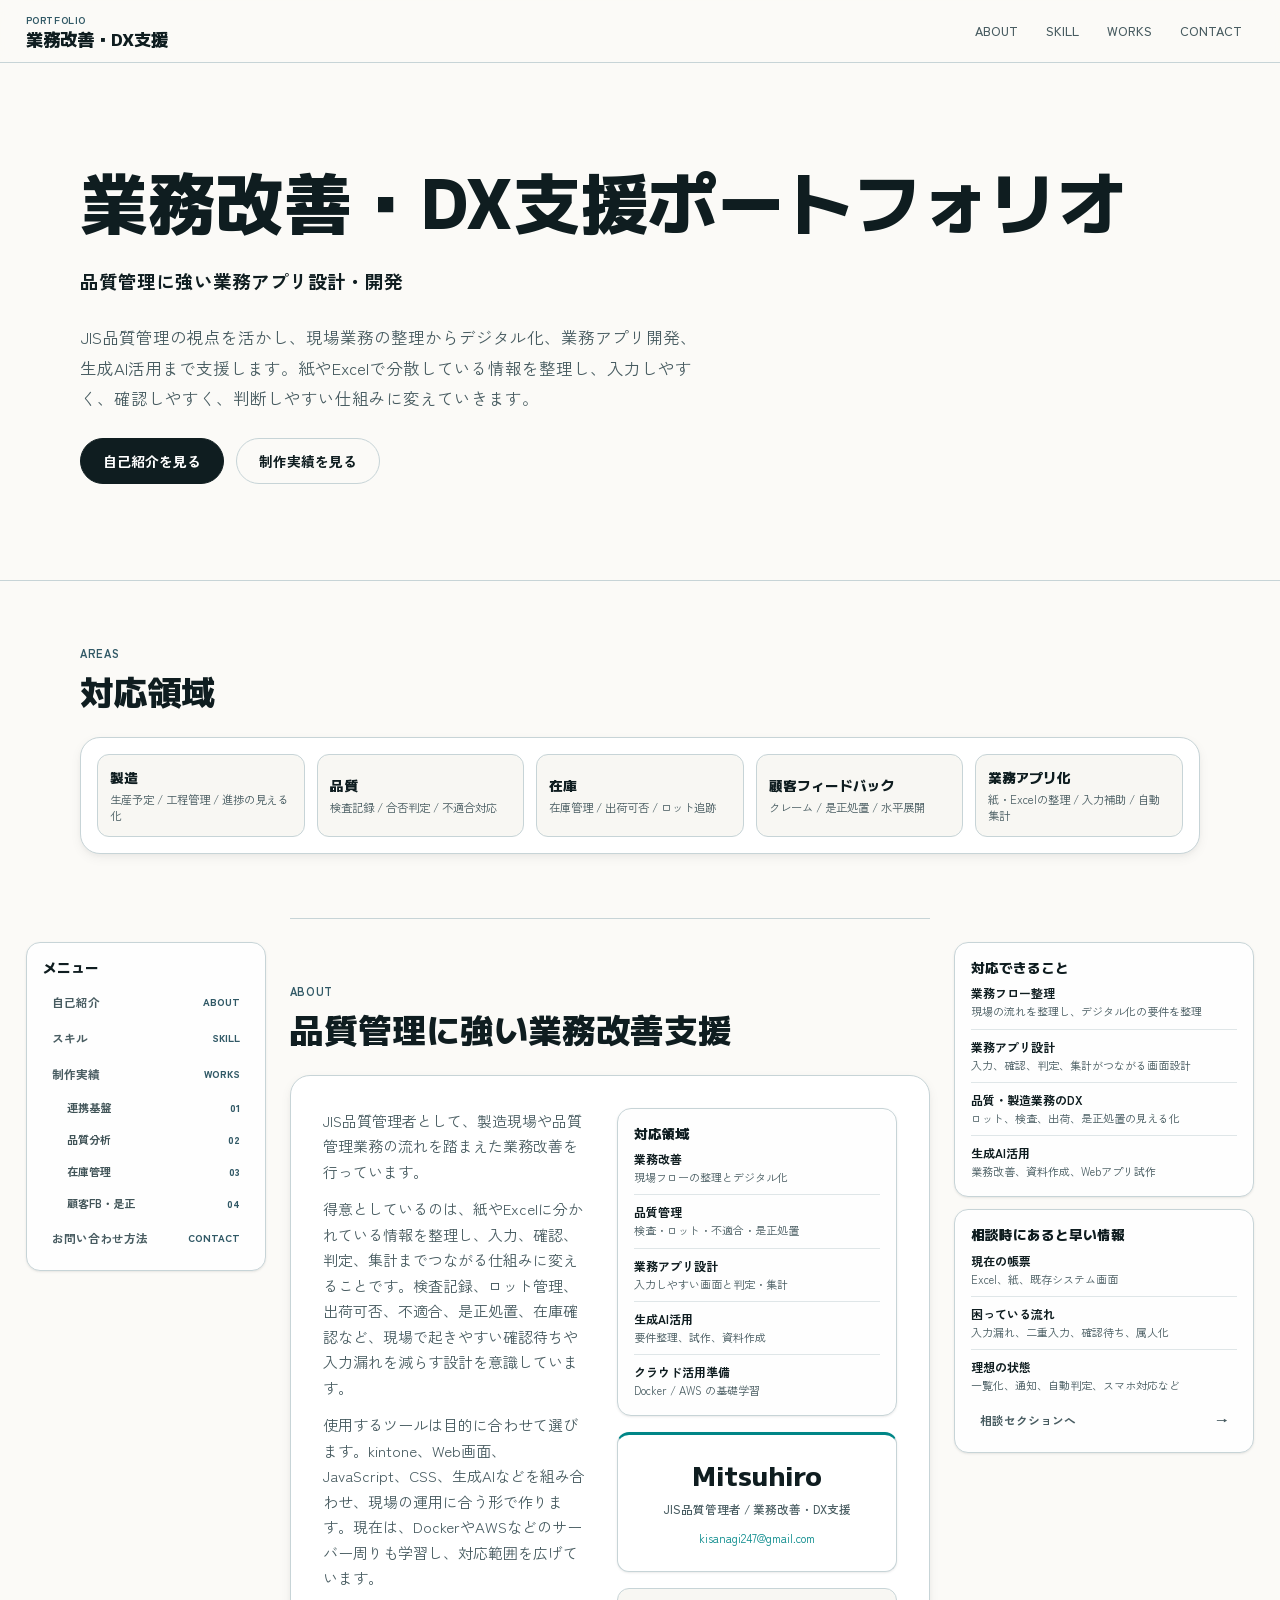
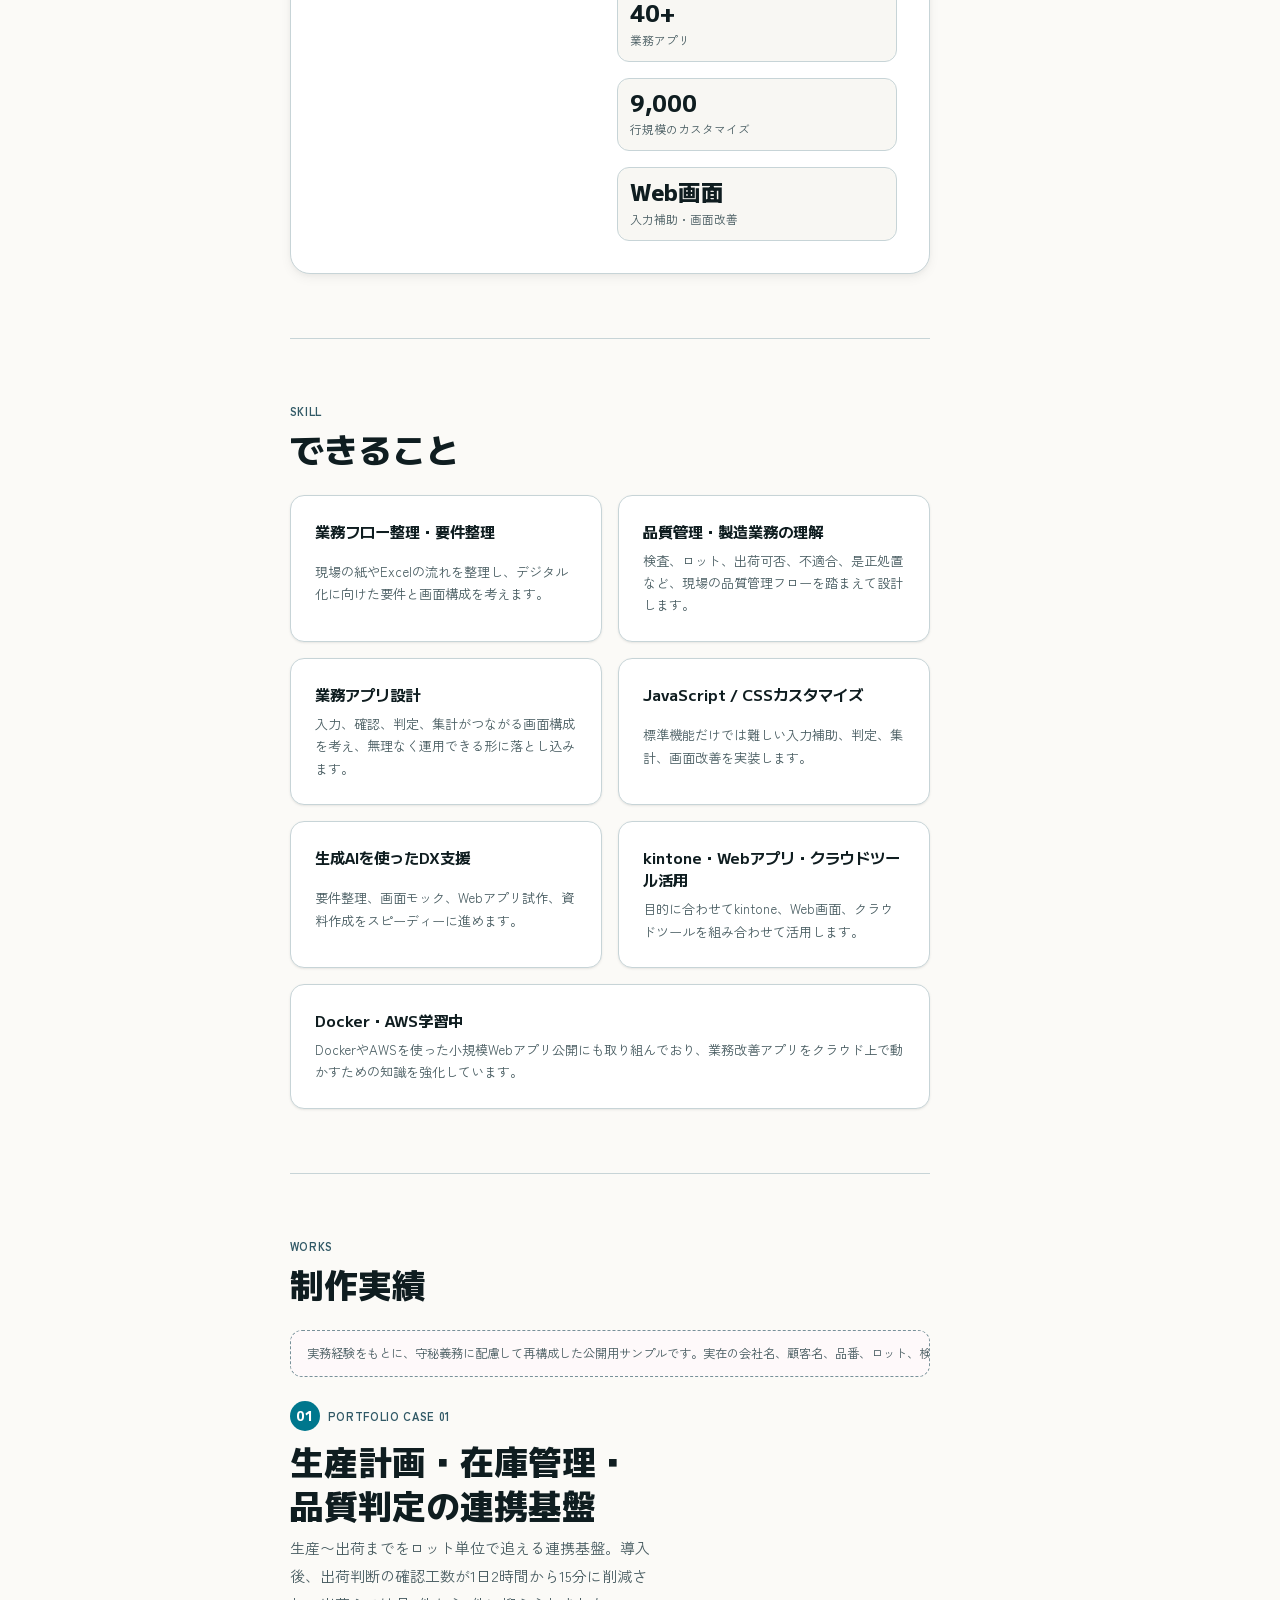
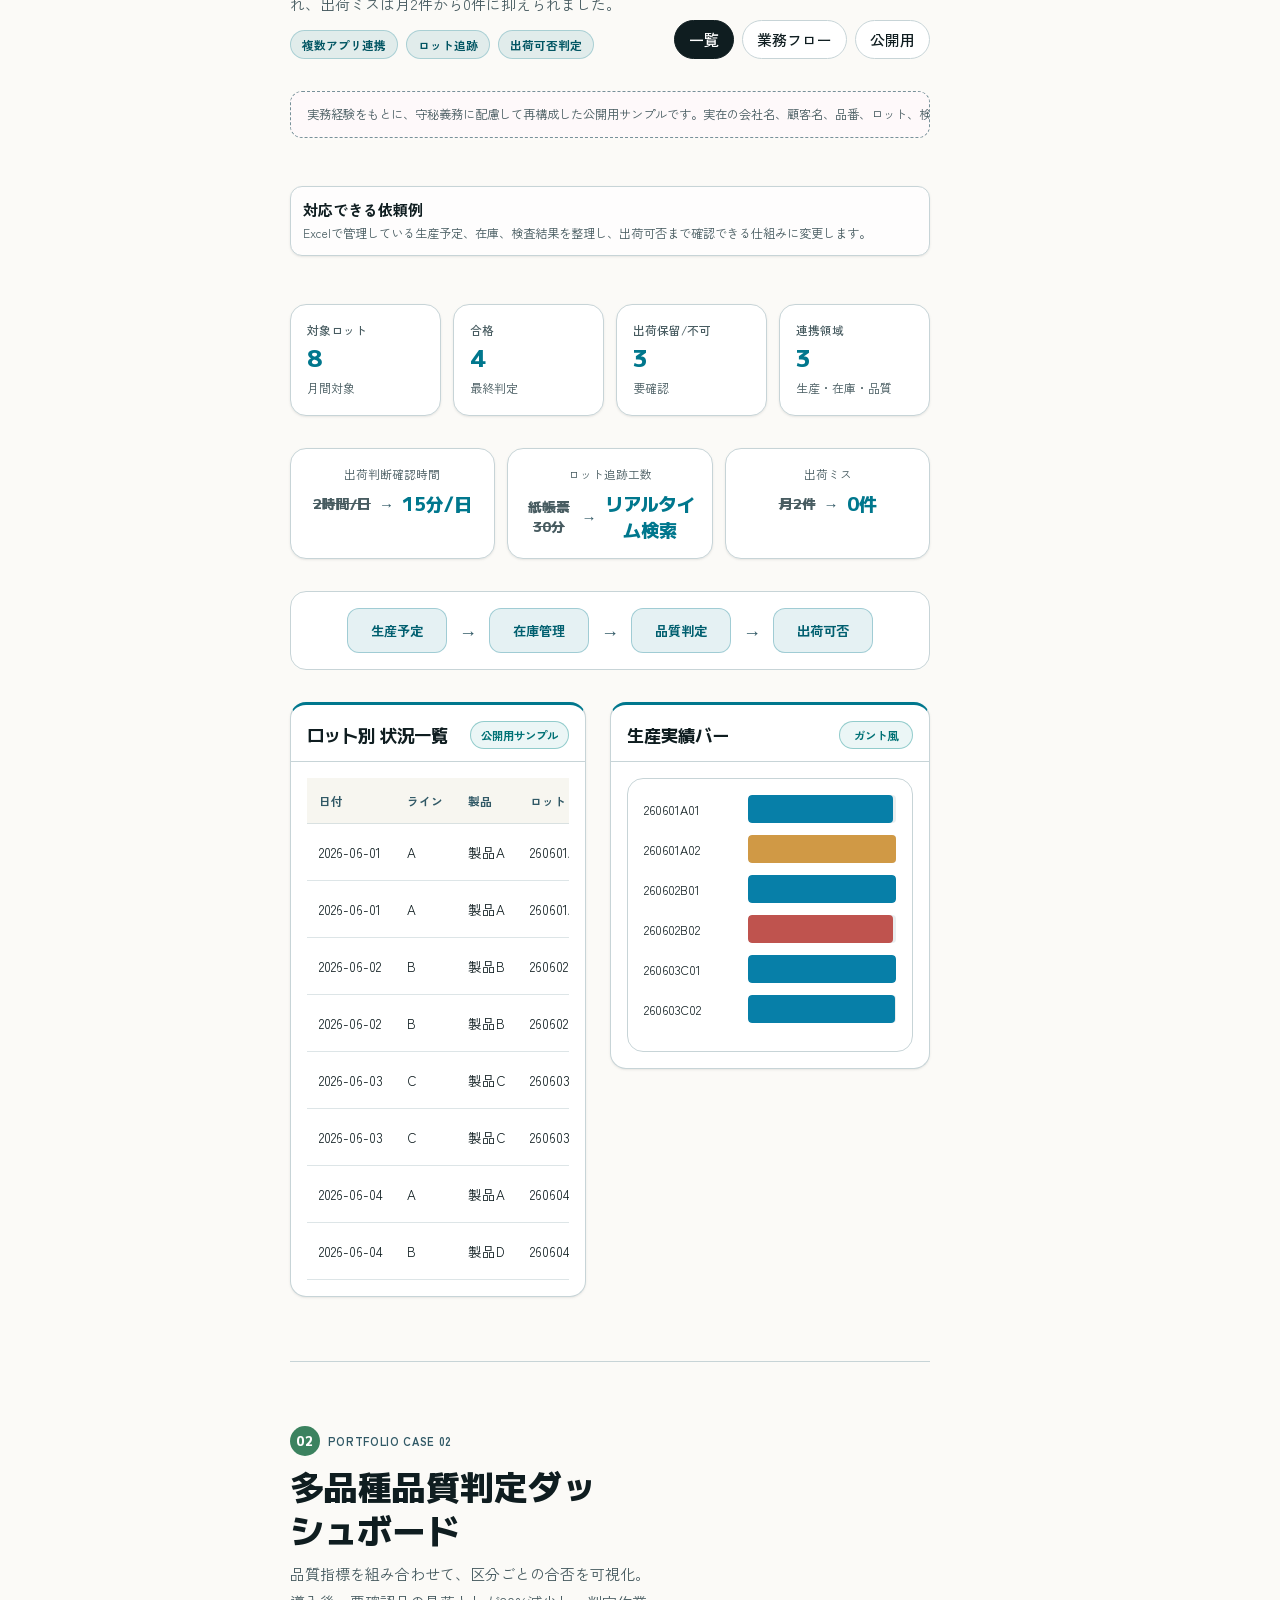
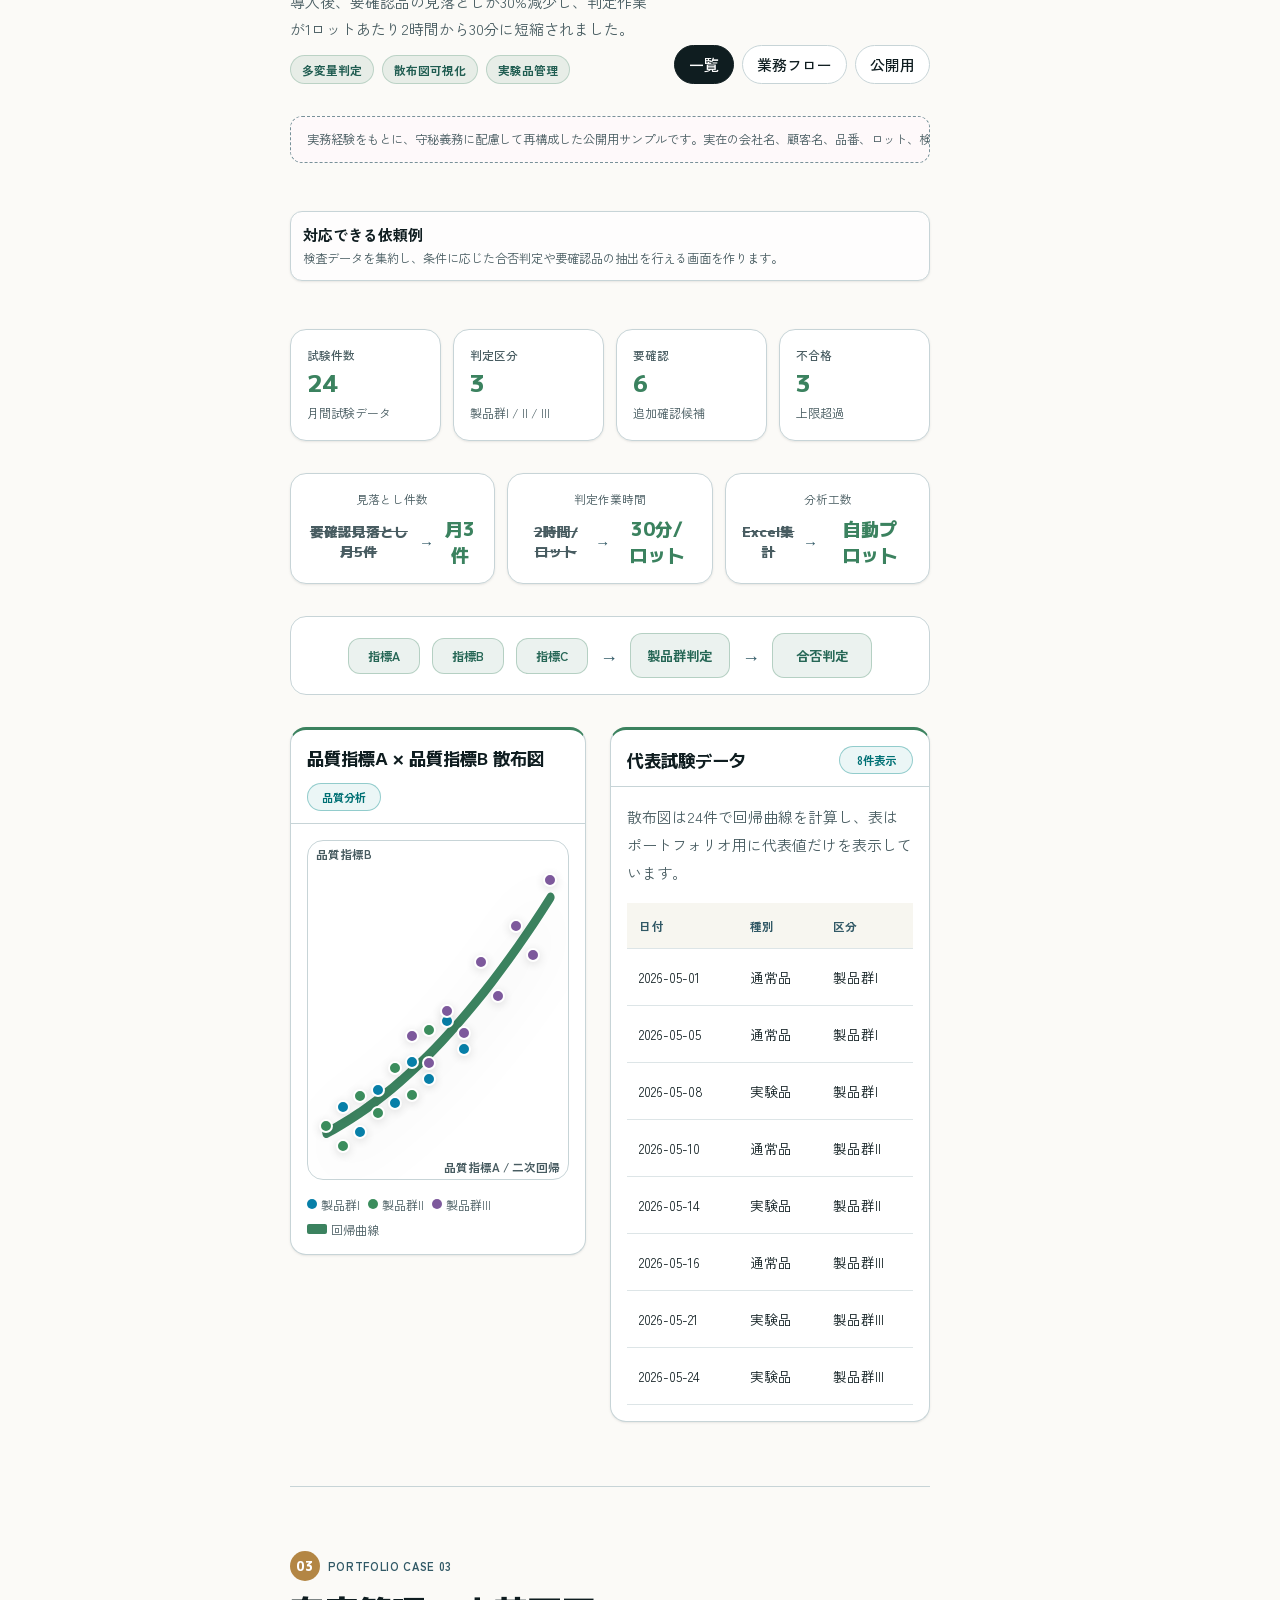
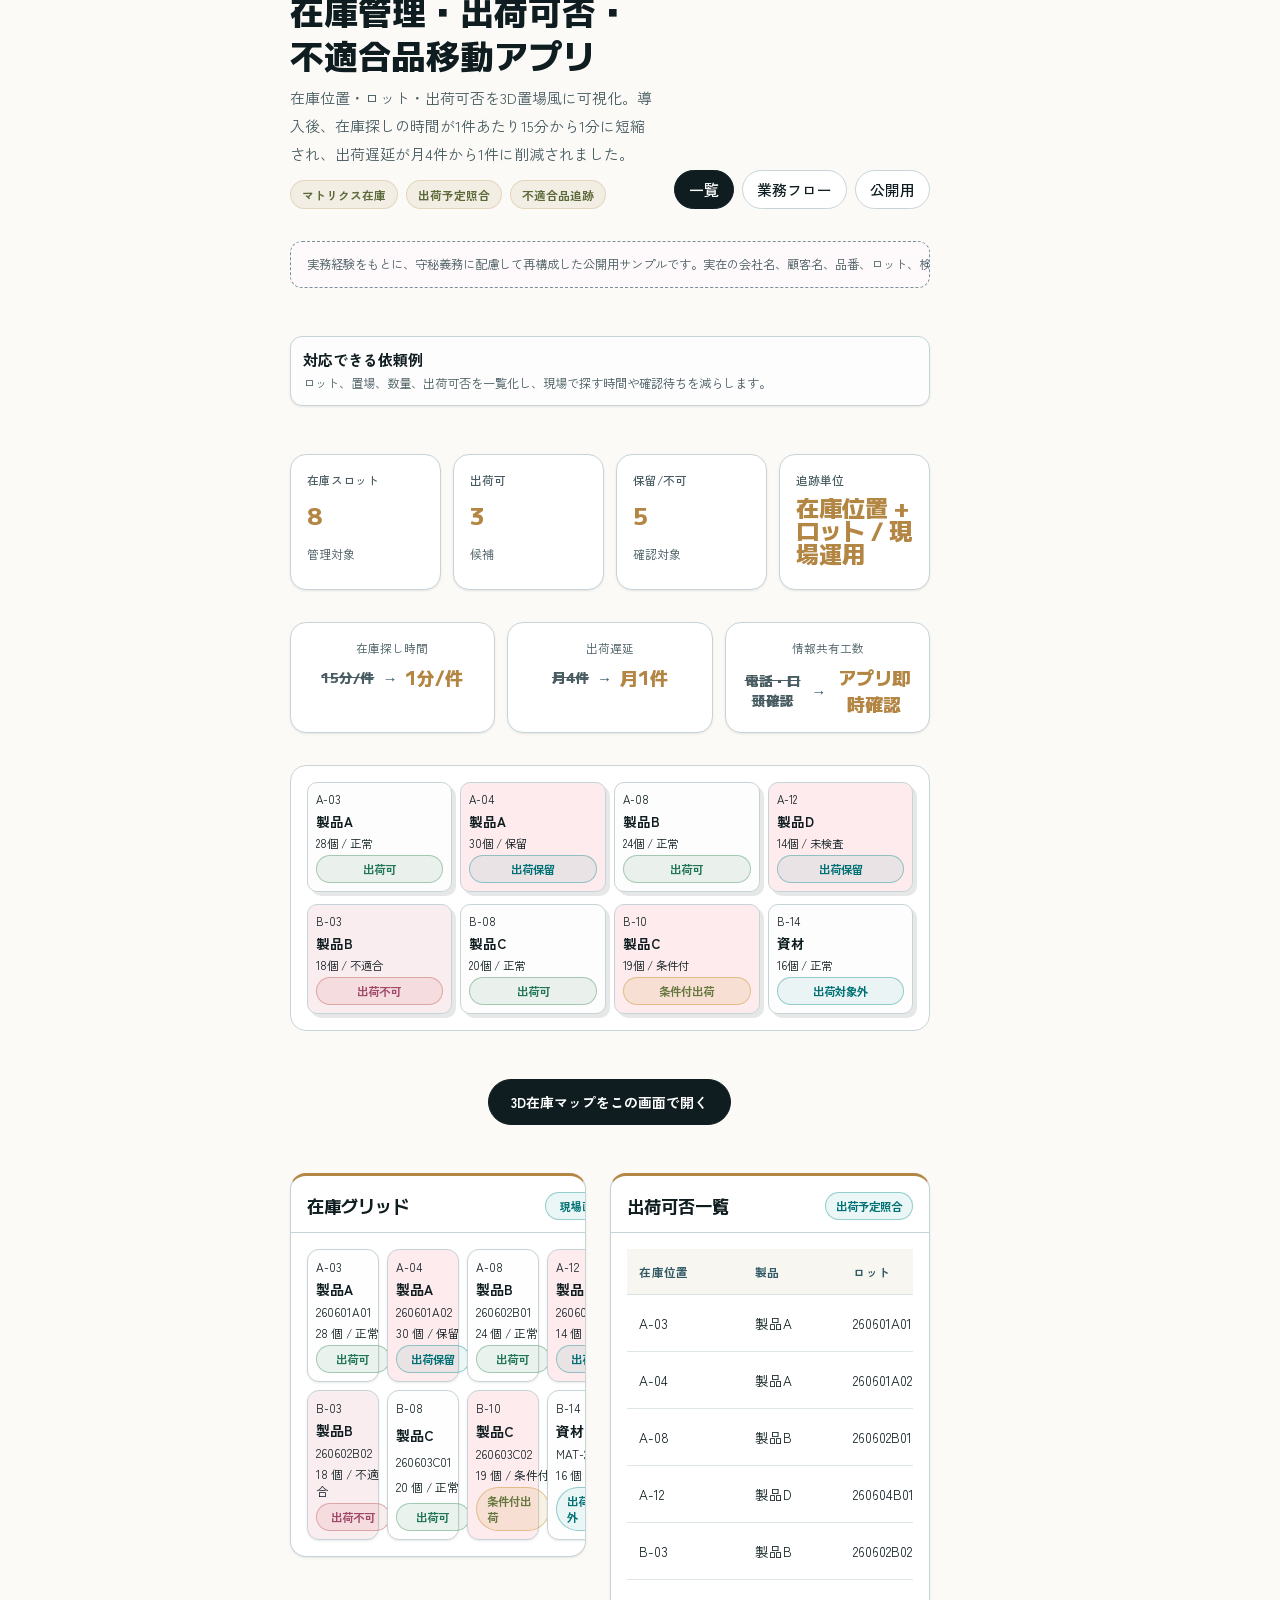
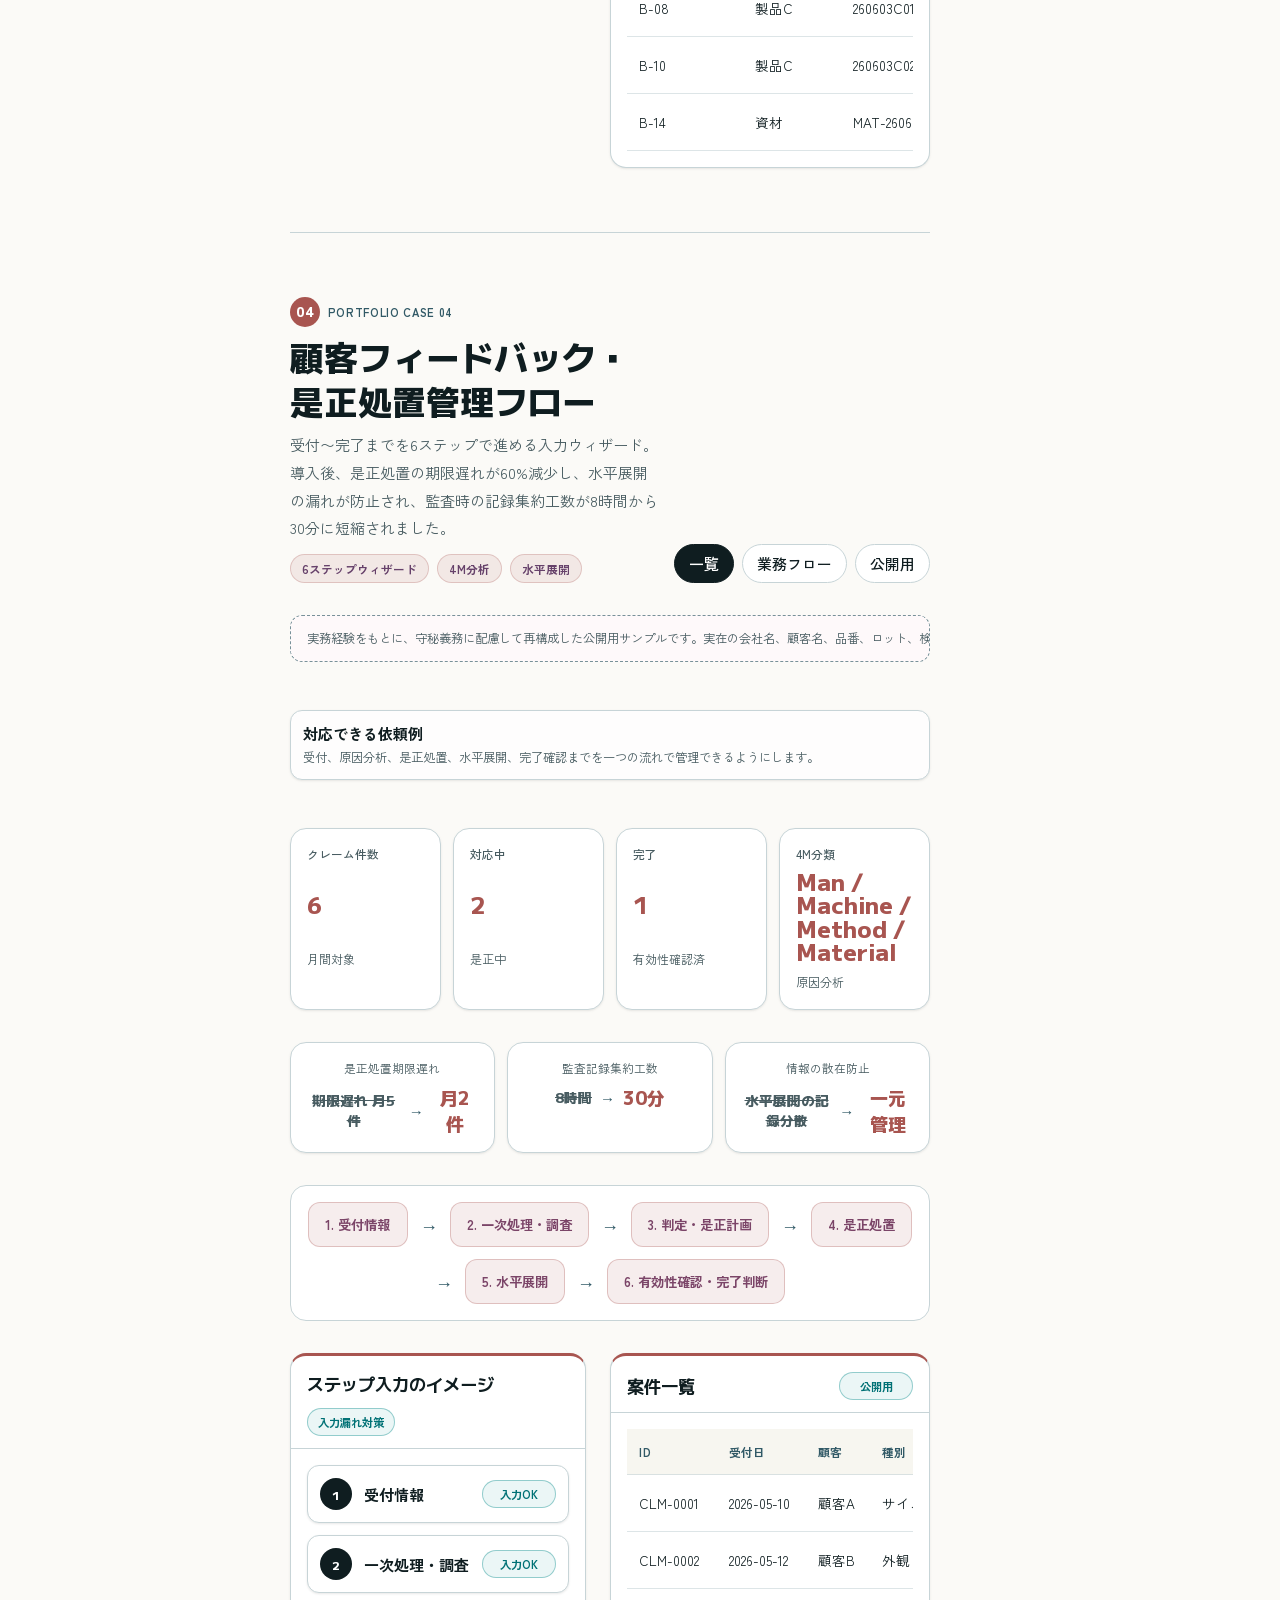
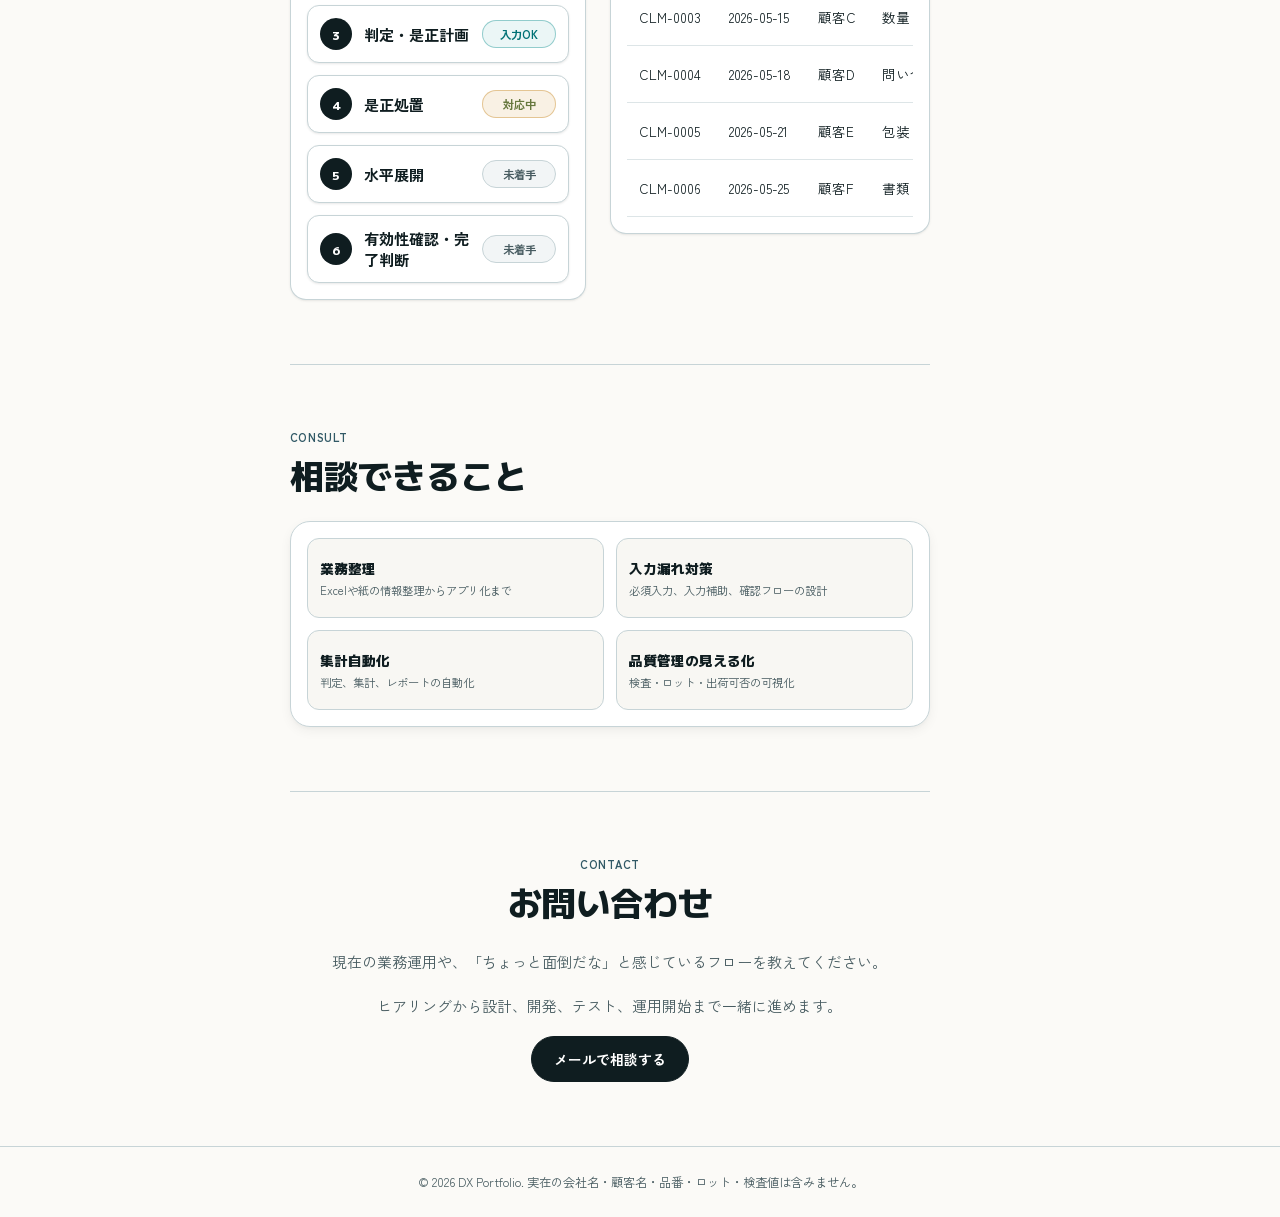
<file: index.html>
<!doctype html>
<html lang="ja">
<head>
  <meta charset="utf-8">
  <meta name="viewport" content="width=device-width, initial-scale=1">
  <title>業務改善・DX支援ポートフォリオ</title>
  <link rel="preconnect" href="https://fonts.googleapis.com">
  <link rel="preconnect" href="https://fonts.gstatic.com" crossorigin>
  <link href="https://fonts.googleapis.com/css2?family=M+PLUS+1:wght@500;700;800&family=Zen+Kaku+Gothic+New:wght@400;500;700&display=swap" rel="stylesheet">
  <style>
    :root {
      --ink: oklch(22% 0.02 210);
      --muted: oklch(46% 0.025 215);
      --paper: oklch(98.5% 0.004 95);
      --surface: oklch(100% 0 0);
      --line: oklch(86% 0.015 215);
      --steel: oklch(44% 0.05 220);
      --accent: oklch(55% 0.12 195);
      --blue: oklch(56% 0.11 230);
      --green: oklch(58% 0.11 155);
      --amber: oklch(72% 0.12 75);
      --red: oklch(58% 0.14 25);
      --violet: oklch(53% 0.11 308);
      --case01: oklch(52% 0.10 215);
      --case02: oklch(55% 0.09 160);
      --case03: oklch(65% 0.10 75);
      --case04: oklch(55% 0.11 25);

      --space-xs: 4px;
      --space-sm: 8px;
      --space-md: 12px;
      --space-lg: 16px;
      --space-xl: 24px;
      --space-2xl: 32px;
      --space-3xl: 48px;
      --space-4xl: 64px;
      --space-5xl: 96px;
      --shadow-sm: 0 1px 2px oklch(0% 0 0 / 0.04), 0 1px 3px oklch(0% 0 0 / 0.06);
      --shadow-md: 0 4px 12px oklch(0% 0 0 / 0.05), 0 2px 4px oklch(0% 0 0 / 0.03);
      --shadow-lg: 0 12px 24px oklch(0% 0 0 / 0.06), 0 4px 8px oklch(0% 0 0 / 0.03);
      color-scheme: light;
      font-family: "Zen Kaku Gothic New", sans-serif;
      background: var(--paper);
      color: var(--ink);
      font-size: 15px;
      scroll-behavior: smooth;
      line-break: strict;
      overflow-wrap: break-word;
    }

    * { box-sizing: border-box; }

    body {
      margin: 0;
      min-height: 100vh;
      background: var(--paper);
      -webkit-font-smoothing: antialiased;
      -moz-osx-font-smoothing: grayscale;
    }

    button, input, select, a { font: inherit; }

    .container {
      width: min(1120px, 92vw);
      margin: 0 auto;
    }

    .portfolio-shell {
      width: min(1520px, 96vw);
      margin: 0 auto;
      display: grid;
      grid-template-columns: 240px minmax(0, 1fr) 300px;
      gap: var(--space-xl);
      align-items: start;
    }

    .portfolio-main {
      min-width: 0;
    }

    .portfolio-main .container {
      width: 100%;
    }

    .portfolio-rail,
    .portfolio-side {
      position: sticky;
      top: 82px;
      display: grid;
      gap: var(--space-md);
      padding-block: var(--space-xl);
    }

    .rail-card,
    .side-card {
      display: grid;
      gap: var(--space-sm);
      padding: var(--space-lg);
      border: 1px solid var(--line);
      border-radius: 14px;
      background: color-mix(in oklch, var(--surface), var(--paper) 22%);
      box-shadow: var(--shadow-sm);
    }

    .rail-card h2,
    .side-card h2 {
      font-size: 0.9rem;
    }

    .rail-nav {
      display: grid;
      gap: 2px;
    }

    .rail-nav a,
    .side-link {
      display: flex;
      justify-content: space-between;
      align-items: center;
      gap: var(--space-sm);
      min-height: 34px;
      padding: 7px 9px;
      border-radius: 8px;
      color: var(--muted);
      text-decoration: none;
      font-size: 0.78rem;
      font-weight: 700;
    }

    .rail-nav a:hover,
    .side-link:hover {
      background: color-mix(in oklch, var(--accent), transparent 92%);
      color: var(--ink);
    }

    .rail-nav span {
      color: var(--steel);
      font-size: 0.68rem;
      font-weight: 800;
    }

    .rail-nav a.rail-sub {
      min-height: 30px;
      padding-left: var(--space-xl);
      font-size: 0.74rem;
      color: color-mix(in oklch, var(--muted), var(--ink) 12%);
    }

    .side-mini-list {
      display: grid;
      gap: var(--space-sm);
      margin: 0;
      padding: 0;
      list-style: none;
    }

    .side-mini-list li {
      display: grid;
      gap: 2px;
      padding-bottom: var(--space-sm);
      border-bottom: 1px solid color-mix(in oklch, var(--line), transparent 45%);
    }

    .side-mini-list li:last-child {
      padding-bottom: 0;
      border-bottom: 0;
    }

    .side-mini-list strong {
      font-size: 0.8rem;
    }

    .side-mini-list span {
      color: var(--muted);
      font-size: 0.74rem;
      line-height: 1.55;
    }

    .skill-section {
      padding-block: var(--space-4xl);
      border-top: 1px solid var(--line);
    }

    .skill-grid {
      display: grid;
      grid-template-columns: repeat(2, minmax(0, 1fr));
      gap: var(--space-lg);
    }

    .skill-item {
      display: grid;
      gap: var(--space-sm);
      padding: var(--space-xl);
      border: 1px solid var(--line);
      border-radius: 14px;
      background: var(--surface);
      box-shadow: var(--shadow-sm);
    }

    .skill-item strong {
      font-family: "M PLUS 1", sans-serif;
      font-size: 1.02rem;
    }

    .skill-item span {
      color: var(--muted);
      line-height: 1.7;
      font-size: 0.88rem;
    }

    .skill-item-wide {
      grid-column: 1 / -1;
    }

    .site-header {
      position: sticky;
      top: 0;
      z-index: 100;
      background: color-mix(in oklch, var(--paper), transparent 10%);
      backdrop-filter: blur(10px);
      border-bottom: 1px solid var(--line);
    }

    .site-header .container {
      width: min(1520px, 96vw);
      display: flex;
      justify-content: space-between;
      align-items: center;
      padding-block: var(--space-md);
      gap: var(--space-lg);
    }

    .site-brand {
      display: grid;
      gap: 2px;
    }

    .site-brand .eyebrow {
      font-size: 0.68rem;
      font-weight: 700;
      letter-spacing: 0.06em;
      color: var(--steel);
      text-transform: uppercase;
    }

    .site-brand strong {
      font-family: "M PLUS 1", sans-serif;
      font-size: 1.15rem;
      font-weight: 800;
      line-height: 1.2;
    }

    .site-nav {
      display: flex;
      gap: var(--space-xs);
      flex-wrap: wrap;
    }

    .site-nav a {
      text-decoration: none;
      color: var(--muted);
      font-size: 0.85rem;
      font-weight: 500;
      padding: 8px 12px;
      border-radius: 999px;
      transition: all 150ms ease;
    }

    .site-nav a:hover {
      background: color-mix(in oklch, var(--accent), transparent 92%);
      color: var(--ink);
    }

    h1, h2, h3 { margin: 0; letter-spacing: 0; }

    h1 {
      font-family: "M PLUS 1", sans-serif;
      font-size: clamp(2.6rem, 6.5vw, 4.5rem);
      line-height: 1.15;
      font-weight: 800;
    }

    h2 {
      font-family: "M PLUS 1", sans-serif;
      font-size: clamp(1.6rem, 3.5vw, 2.25rem);
      line-height: 1.3;
      font-weight: 800;
    }

    h3 {
      font-family: "M PLUS 1", sans-serif;
      font-size: 1.15rem;
      line-height: 1.4;
      font-weight: 700;
    }

    p {
      margin: 0;
      line-height: 1.85;
      color: var(--muted);
    }

    .section-head {
      display: grid;
      gap: var(--space-sm);
      margin-bottom: var(--space-xl);
    }

    .section-head .eyebrow {
      font-size: 0.75rem;
      font-weight: 700;
      letter-spacing: 0.06em;
      color: var(--steel);
      text-transform: uppercase;
    }

    .hero {
      padding-block: var(--space-5xl);
    }

    .hero .container {
      display: grid;
      grid-template-columns: 1fr;
      gap: var(--space-xl);
    }

    .areas-section {
      padding-block: var(--space-4xl);
      border-top: 1px solid var(--line);
    }

    .areas-section .system-map {
      grid-template-columns: repeat(5, 1fr);
    }

    .hero-copy {
      display: grid;
      gap: var(--space-xl);
    }

    .hero-copy h1 {
      font-size: clamp(1.8rem, 6vw, 4.5rem);
      line-height: 1.2;
      text-wrap: balance;
    }

    .hero-title-line {
      display: inline;
      white-space: nowrap;
    }

    .hero-copy p {
      max-width: 38em;
      font-size: 1.1rem;
    }

    .hero-cta {
      display: flex;
      gap: var(--space-md);
      flex-wrap: wrap;
    }

    .btn {
      display: inline-flex;
      align-items: center;
      gap: var(--space-sm);
      padding: 12px 22px;
      border-radius: 999px;
      background: var(--ink);
      color: var(--surface);
      text-decoration: none;
      font-weight: 700;
      font-size: 0.92rem;
      transition: all 150ms ease;
      border: 1px solid var(--ink);
    }

    .btn:hover {
      background: var(--surface);
      color: var(--ink);
    }

    .btn.ghost {
      background: transparent;
      color: var(--ink);
      border-color: var(--line);
    }

    .btn.ghost:hover {
      border-color: var(--accent);
      color: var(--accent);
    }

    .system-map {
      display: grid;
      grid-template-columns: repeat(2, 1fr);
      gap: var(--space-md);
      padding: var(--space-lg);
      border: 1px solid var(--line);
      border-radius: 20px;
      background: var(--surface);
      box-shadow: var(--shadow-md);
    }

    .map-node {
      min-height: 80px;
      padding: var(--space-md);
      border: 1px solid var(--line);
      border-radius: 12px;
      background: color-mix(in oklch, var(--paper), var(--accent) 2%);
      display: grid;
      gap: var(--space-xs);
      align-content: center;
    }

    .map-node strong {
      font-family: "M PLUS 1", sans-serif;
      font-size: 0.9rem;
      font-weight: 800;
      overflow-wrap: anywhere;
    }

    .map-node span {
      font-size: 0.76rem;
      color: var(--muted);
      line-height: 1.45;
      overflow-wrap: anywhere;
    }

    .profile-section {
      padding-block: var(--space-4xl);
      border-top: 1px solid var(--line);
    }

    /* 大きな空白の原因: .profile-body の gap が広く、.profile-body p の line-height が 1.85・max-width が 42em で、
       段落間の余白と長い行が合わさって本文が分断されて見えていた */
    .profile-card {
      display: grid;
      grid-template-columns: minmax(0, 1fr) 280px;
      gap: var(--space-2xl);
      padding: var(--space-2xl);
      background: var(--surface);
      border: 1px solid var(--line);
      border-radius: 20px;
      box-shadow: var(--shadow-md);
    }

    .profile-body {
      display: grid;
      gap: var(--space-md);
      align-content: start;
    }

    .profile-body p {
      font-size: 1rem;
      max-width: 38em;
      line-height: 1.7;
    }

    .profile-meta {
      display: grid;
      gap: var(--space-lg);
      align-content: start;
    }

    .profile-photo-placeholder {
      aspect-ratio: 1 / 1;
      border: 2px dashed var(--line);
      border-radius: 50%;
      background: color-mix(in oklch, var(--paper), var(--accent) 3%);
      display: grid;
      place-items: center;
      color: var(--muted);
      font-size: 0.8rem;
      font-weight: 700;
    }

    .name-card {
      padding: var(--space-xl);
      border: 1px solid var(--line);
      border-top: 3px solid var(--accent);
      border-radius: 12px;
      background: var(--surface);
      box-shadow: var(--shadow-sm);
      text-align: center;
    }

    .name-card-name {
      font-family: "M PLUS 1", sans-serif;
      font-size: clamp(1.4rem, 3vw, 1.8rem);
      font-weight: 800;
      line-height: 1.2;
      color: var(--ink);
    }

    .name-card-role {
      margin-top: var(--space-sm);
      font-size: 0.78rem;
      font-weight: 500;
      line-height: 1.5;
      color: var(--muted);
    }

    .name-card-email {
      display: inline-block;
      margin-top: var(--space-md);
      font-size: 0.78rem;
      color: var(--accent);
      text-decoration: none;
      word-break: break-all;
    }

    .name-card-email:hover {
      text-decoration: underline;
    }

    .profile-stat {
      padding: var(--space-md);
      border: 1px solid var(--line);
      border-radius: 12px;
      background: color-mix(in oklch, var(--paper), var(--accent) 2%);
    }

    .profile-stat strong {
      display: block;
      font-family: "M PLUS 1", sans-serif;
      font-size: 1.5rem;
      font-weight: 800;
      line-height: 1;
      margin-bottom: 4px;
    }

    .profile-stat span {
      font-size: 0.78rem;
      color: var(--muted);
    }

    .cases-section {
      padding-block: var(--space-4xl);
      border-top: 1px solid var(--line);
    }

    .case {
      display: grid;
      gap: var(--space-2xl);
      padding-bottom: var(--space-4xl);
      margin-bottom: var(--space-4xl);
      border-bottom: 1px solid var(--line);
    }

    .case:last-child {
      border-bottom: none;
      margin-bottom: 0;
      padding-bottom: 0;
    }

    #case01 { --case-color: var(--case01); }
    #case02 { --case-color: var(--case02); }
    #case03 { --case-color: var(--case03); }
    #case04 { --case-color: var(--case04); }




    .case-header {
      display: grid;
      grid-template-columns: minmax(0, 1fr) auto;
      gap: var(--space-lg);
      align-items: end;
    }

    .case-title {
      display: grid;
      gap: var(--space-sm);
    }

    .case-title p {
      max-width: 52em;
    }

    .case-title .eyebrow {
      font-size: 0.75rem;
      font-weight: 700;
      letter-spacing: 0.06em;
      color: var(--steel);
      text-transform: uppercase;
      display: inline-flex;
      align-items: center;
      gap: var(--space-sm);
    }

    .case-no {
      display: inline-grid;
      place-items: center;
      width: 30px;
      height: 30px;
      border-radius: 50%;
      background: var(--case-color);
      color: var(--surface);
      font-family: "M PLUS 1", sans-serif;
      font-weight: 800;
      font-size: 0.82rem;
      line-height: 1;
    }

    .case-tags {
      display: flex;
      flex-wrap: wrap;
      gap: var(--space-sm);
      margin-top: var(--space-xs);
    }

    .case-tag {
      display: inline-flex;
      align-items: center;
      padding: 5px 11px;
      border-radius: 999px;
      background: color-mix(in oklch, var(--case-color), transparent 90%);
      color: color-mix(in oklch, var(--case-color), var(--ink) 35%);
      border: 1px solid color-mix(in oklch, var(--case-color), transparent 75%);
      font-size: 0.78rem;
      font-weight: 600;
    }

    .case .panel { border-top: 3px solid var(--case-color); }
    .case .metric strong { color: var(--case-color); }
    .case .tool:hover { border-color: var(--case-color); color: var(--case-color); }

    .toolbar {
      display: flex;
      gap: var(--space-sm);
      flex-wrap: wrap;
      justify-content: flex-end;
    }

    .tool {
      border: 1px solid var(--line);
      border-radius: 999px;
      background: var(--surface);
      color: var(--ink);
      padding: 8px 14px;
      cursor: pointer;
      min-height: 38px;
      font-weight: 500;
      transition: all 150ms ease;
    }

    .tool:hover {
      border-color: var(--accent);
      color: var(--accent);
    }

    .tool[aria-pressed="true"] {
      background: var(--ink);
      color: var(--surface);
      border-color: var(--ink);
    }

    .metric-row {
      display: grid;
      grid-template-columns: repeat(4, minmax(0, 1fr));
      gap: var(--space-md);
    }

    .effect-row {
      display: grid;
      grid-template-columns: repeat(3, minmax(0, 1fr));
      gap: var(--space-md);
    }

    .effect-card {
      padding: var(--space-lg);
      border: 1px solid var(--line);
      border-radius: 16px;
      background: var(--surface);
      box-shadow: var(--shadow-sm);
      text-align: center;
    }

    .effect-label {
      display: block;
      font-size: 0.78rem;
      color: var(--muted);
      margin-bottom: var(--space-sm);
    }

    .effect-values {
      display: flex;
      align-items: center;
      justify-content: center;
      gap: var(--space-sm);
      font-family: "M PLUS 1", sans-serif;
      font-weight: 800;
    }

    .effect-before {
      color: var(--muted);
      text-decoration: line-through;
      font-size: 0.9rem;
    }

    .effect-after {
      color: var(--case-color);
      font-size: 1.2rem;
    }

    .effect-arrow {
      color: var(--steel);
    }

    .metric {
      padding: var(--space-lg);
      border: 1px solid var(--line);
      border-radius: 16px;
      background: var(--surface);
      box-shadow: var(--shadow-sm);
      display: grid;
      gap: var(--space-sm);
    }

    .metric span {
      color: var(--muted);
      font-size: 0.78rem;
      font-weight: 500;
    }

    .metric strong {
      font-family: "M PLUS 1", sans-serif;
      font-size: 1.55rem;
      line-height: 1;
      font-weight: 800;
    }

    .metric p {
      font-size: 0.8rem;
    }

    .panel-grid {
      display: grid;
      grid-template-columns: minmax(0, 1.4fr) minmax(320px, 0.8fr);
      gap: var(--space-xl);
      align-items: start;
    }

    .panel, .card {
      background: var(--surface);
      border: 1px solid var(--line);
      border-radius: 16px;
      box-shadow: var(--shadow-sm);
    }

    .panel {
      display: grid;
      overflow: hidden;
    }

    .panel-head {
      padding: var(--space-lg) var(--space-lg) var(--space-md);
      display: flex;
      flex-wrap: wrap;
      justify-content: space-between;
      gap: var(--space-md);
      align-items: center;
      border-bottom: 1px solid var(--line);
    }

    .panel-body {
      padding: var(--space-lg);
      display: grid;
      gap: var(--space-lg);
    }

    .table-wrap { overflow-x: auto; }

    table {
      width: 100%;
      border-collapse: collapse;
      min-width: 760px;
    }

    th, td {
      padding: 14px 12px;
      border-bottom: 1px solid color-mix(in oklch, var(--line), transparent 40%);
      text-align: left;
      vertical-align: middle;
      font-size: 0.9rem;
      white-space: nowrap;
    }

    th {
      color: var(--steel);
      background: color-mix(in oklch, var(--paper), var(--accent) 3%);
      font-size: 0.78rem;
      font-weight: 700;
      text-transform: uppercase;
      letter-spacing: 0.02em;
    }

    tr:hover td {
      background: color-mix(in oklch, var(--accent), transparent 96%);
    }

    .status {
      display: inline-flex;
      align-items: center;
      justify-content: center;
      min-width: 74px;
      min-height: 28px;
      padding: 5px 10px;
      border-radius: 999px;
      border: 1px solid var(--line);
      font-size: 0.76rem;
      font-weight: 700;
    }

    .ok { color: color-mix(in oklch, var(--green), var(--ink) 20%); background: color-mix(in oklch, var(--green), transparent 90%); border-color: color-mix(in oklch, var(--green), transparent 60%); }
    .warn { color: color-mix(in oklch, var(--amber), var(--ink) 35%); background: color-mix(in oklch, var(--amber), transparent 86%); border-color: color-mix(in oklch, var(--amber), transparent 50%); }
    .bad { color: color-mix(in oklch, var(--red), var(--ink) 15%); background: color-mix(in oklch, var(--red), transparent 90%); border-color: color-mix(in oklch, var(--red), transparent 60%); }
    .info { color: color-mix(in oklch, var(--accent), var(--ink) 18%); background: color-mix(in oklch, var(--accent), transparent 92%); border-color: color-mix(in oklch, var(--accent), transparent 62%); }
    .muted { color: var(--muted); background: color-mix(in oklch, var(--line), transparent 76%); }

    .flow { display: grid; gap: var(--space-md); }
    .flow-step {
      display: grid;
      grid-template-columns: 34px minmax(0, 1fr) auto;
      gap: var(--space-md);
      align-items: center;
      padding: var(--space-md);
      border: 1px solid var(--line);
      border-radius: 12px;
      background: color-mix(in oklch, var(--surface), var(--paper) 40%);
      box-shadow: var(--shadow-sm);
    }

    .flow-step strong,
    .wizard-step strong,
    .timeline-item strong,
    .small-item strong {
      overflow-wrap: anywhere;
    }

    .step-no {
      width: 32px; height: 32px;
      border-radius: 50%;
      display: grid; place-items: center;
      background: var(--ink);
      color: var(--surface);
      font-weight: 800;
      font-size: 0.78rem;
      font-family: "M PLUS 1", sans-serif;
    }

    .chart {
      min-height: 260px;
      border: 1px solid var(--line);
      border-radius: 16px;
      padding: var(--space-lg);
      background: var(--surface);
      position: relative;
      overflow: hidden;
    }

    .bar-row {
      display: grid;
      grid-template-columns: 92px minmax(0, 1fr);
      gap: var(--space-md);
      align-items: center;
      margin-bottom: var(--space-md);
      font-size: 0.84rem;
    }

    .bar-track {
      height: 28px;
      border-radius: 4px;
      background: color-mix(in oklch, var(--line), transparent 60%);
      overflow: hidden;
    }

    .bar { height: 100%; border-radius: 4px; background: var(--accent); }

    .scatter {
      height: 340px;
      position: relative;
      display: block;
    }

    .scatter svg {
      position: absolute;
      inset: 0;
      width: 100%;
      height: 100%;
      overflow: visible;
    }

    .regression-line {
      fill: none;
      stroke: var(--case-color);
      stroke-width: 3;
      stroke-linecap: round;
      filter: drop-shadow(0 6px 10px oklch(0% 0 0 / 0.12));
    }

    .axis-label {
      position: absolute;
      color: var(--muted);
      font-size: 0.78rem;
      font-weight: 700;
    }

    .axis-label.x { right: 8px; bottom: 4px; }
    .axis-label.y { left: 8px; top: 4px; }

    .dot {
      position: absolute;
      width: 14px; height: 14px;
      border-radius: 50%;
      transform: translate(-50%, 50%);
      border: 2px solid var(--surface);
      box-shadow: 0 2px 10px oklch(0% 0 0 / 0.12);
    }

    .legend {
      display: flex;
      flex-wrap: wrap;
      gap: var(--space-sm);
      font-size: 0.8rem;
      color: var(--muted);
    }

    .legend span { display: inline-flex; gap: var(--space-xs); align-items: center; }

    .swatch { width: 10px; height: 10px; border-radius: 50%; display: inline-block; }

    .warehouse {
      display: grid;
      grid-template-columns: repeat(4, minmax(72px, 1fr));
      gap: var(--space-sm);
    }

    .slot {
      min-height: 86px;
      border: 1px solid var(--line);
      border-radius: 12px;
      padding: var(--space-sm);
      background: color-mix(in oklch, var(--surface), var(--paper) 24%);
      box-shadow: var(--shadow-sm);
      display: grid;
      align-content: space-between;
      gap: var(--space-xs);
      font-size: 0.78rem;
    }

    .slot strong { font-size: 0.92rem; font-weight: 700; }
    .slot.is-hold { background: color-mix(in oklch, var(--amber), var(--surface) 84%); }
    .slot.is-ng { background: color-mix(in oklch, var(--red), var(--surface) 90%); }

    .wizard { display: grid; gap: var(--space-md); }
    .wizard-step {
      border: 1px solid var(--line);
      border-radius: 12px;
      padding: var(--space-md);
      display: grid;
      grid-template-columns: auto minmax(0, 1fr) auto;
      gap: var(--space-md);
      align-items: center;
      background: var(--surface);
      box-shadow: var(--shadow-sm);
    }

    .small-list { display: grid; gap: var(--space-sm); }
    .small-item {
      display: grid;
      gap: var(--space-xs);
      padding: var(--space-md);
      border: 1px solid var(--line);
      border-radius: 12px;
      background: color-mix(in oklch, var(--surface), var(--paper) 32%);
      box-shadow: var(--shadow-sm);
    }

    .small-item span { color: var(--muted); font-size: 0.82rem; line-height: 1.55; }

    .print-note {
      padding: var(--space-lg);
      border: 1px dashed color-mix(in oklch, var(--steel), transparent 35%);
      border-radius: 12px;
      color: var(--muted);
      background: color-mix(in oklch, var(--surface), var(--amber) 5%);
      line-height: 1.7;
    }

    .case-note {
      white-space: nowrap;
      overflow-x: auto;
      padding: var(--space-md) var(--space-lg);
      font-size: 0.82rem;
    }

    .check-progress {
      display: grid;
      gap: var(--space-xl);
      align-items: center;
    }

    .progress-ring {
      display: grid;
      place-items: center;
      position: relative;
      width: 160px;
      height: 160px;
      border-radius: 50%;
      background: conic-gradient(var(--case-color) calc(var(--pct) * 1%), color-mix(in oklch, var(--line), transparent 40%) 0);
    }

    .progress-ring::before {
      content: "";
      position: absolute;
      inset: 14px;
      border-radius: 50%;
      background: var(--surface);
    }

    .progress-ring strong {
      position: relative;
      font-family: "M PLUS 1", sans-serif;
      font-size: 2.4rem;
      font-weight: 800;
      color: var(--case-color);
      line-height: 1;
    }

    .progress-ring strong span {
      font-size: 1rem;
      font-weight: 700;
    }

    .progress-ring > span {
      position: relative;
      font-size: 0.8rem;
      color: var(--muted);
      margin-top: 4px;
    }

    .progress-meta {
      display: flex;
      flex-wrap: wrap;
      gap: var(--space-md);
    }

    .progress-meta .small-item {
      flex: 1 1 160px;
    }

    .timeline {
      position: relative;
      display: grid;
      gap: var(--space-md);
      padding-left: 24px;
    }

    .timeline::before {
      content: "";
      position: absolute;
      left: 7px;
      top: 8px;
      bottom: 8px;
      width: 2px;
      background: color-mix(in oklch, var(--case-color), transparent 70%);
    }

    .timeline-item {
      position: relative;
      display: grid;
      grid-template-columns: 64px minmax(0, 1fr) auto;
      gap: var(--space-md);
      align-items: center;
      padding: var(--space-md);
      border: 1px solid var(--line);
      border-radius: 12px;
      background: var(--surface);
    }

    .timeline-item::before {
      content: "";
      position: absolute;
      left: -21px;
      top: 50%;
      transform: translateY(-50%);
      width: 10px;
      height: 10px;
      border-radius: 50%;
      background: var(--case-color);
      border: 2px solid var(--surface);
      box-shadow: 0 0 0 2px color-mix(in oklch, var(--case-color), transparent 70%);
    }

    .timeline-item time {
      font-family: "M PLUS 1", sans-serif;
      font-weight: 700;
      font-size: 0.9rem;
      color: var(--steel);
    }

    .timeline-item.done { opacity: 0.7; }

    .diagram {
      padding: var(--space-lg);
      border: 1px solid var(--line);
      border-radius: 16px;
      background: var(--surface);
    }

    .flow-diagram {
      display: flex;
      flex-wrap: wrap;
      align-items: center;
      justify-content: center;
      gap: var(--space-md);
    }

    .flow-box {
      padding: var(--space-md) var(--space-lg);
      border-radius: 12px;
      background: color-mix(in oklch, var(--case-color), transparent 90%);
      border: 1px solid color-mix(in oklch, var(--case-color), transparent 70%);
      color: color-mix(in oklch, var(--case-color), var(--ink) 25%);
      font-weight: 700;
      font-size: 0.88rem;
      text-align: center;
      min-width: 100px;
    }

    .flow-box.small {
      padding: var(--space-sm) var(--space-md);
      min-width: 72px;
      font-size: 0.82rem;
    }

    .flow-arrow {
      color: var(--steel);
      font-weight: 800;
      font-size: 1.2rem;
      font-family: "M PLUS 1", sans-serif;
    }

    .rack-3d {
      perspective: 900px;
      display: grid;
      gap: var(--space-md);
    }

    .rack-row {
      display: grid;
      grid-template-columns: repeat(4, minmax(0, 1fr));
      gap: var(--space-sm);
    }

    .shelf {
      min-height: 92px;
      border: 1px solid var(--line);
      border-radius: 10px;
      padding: var(--space-sm);
      background: color-mix(in oklch, var(--surface), var(--paper) 30%);
      box-shadow: 4px 4px 0 color-mix(in oklch, var(--ink), transparent 90%);
      display: grid;
      align-content: space-between;
      gap: var(--space-xs);
      font-size: 0.76rem;
    }

    .shelf strong { font-size: 0.9rem; font-weight: 700; }
    .shelf.is-hold { background: color-mix(in oklch, var(--amber), var(--surface) 84%); }
    .shelf.is-ng { background: color-mix(in oklch, var(--red), var(--surface) 90%); }

    .modal-backdrop {
      --case-color: var(--case03);
      position: fixed;
      inset: 0;
      display: none;
      place-items: center;
      padding: var(--space-xl);
      background: oklch(20% 0.03 220 / 0.56);
      z-index: 50;
    }

    .modal-backdrop.open {
      display: grid;
    }

    .modal {
      width: min(1120px, 100%);
      max-height: min(760px, 92vh);
      overflow: auto;
      border-radius: 18px;
      background: var(--surface);
      border: 1px solid color-mix(in oklch, var(--line), transparent 20%);
      box-shadow: var(--shadow-lg);
    }

    .modal-head {
      position: sticky;
      top: 0;
      z-index: 2;
      display: flex;
      justify-content: space-between;
      align-items: center;
      gap: var(--space-lg);
      padding: var(--space-lg) var(--space-xl);
      border-bottom: 1px solid var(--line);
      background: color-mix(in oklch, var(--surface), transparent 3%);
    }

    .modal-body {
      padding: var(--space-xl);
      display: grid;
      gap: var(--space-lg);
    }

    .warehouse-three-shell {
      display: grid;
      grid-template-columns: minmax(0, 1fr) 280px;
      gap: var(--space-lg);
      min-height: 560px;
    }

    .warehouse-three-canvas {
      position: relative;
      min-height: 560px;
      border: 1px solid var(--line);
      border-radius: 16px;
      overflow: hidden;
      background: #f8fafc;
    }

    .warehouse-three-canvas canvas {
      display: block;
      width: 100%;
      height: 100%;
    }

    .warehouse-three-canvas.is-hovering canvas {
      cursor: pointer;
    }

    .warehouse-three-guide {
      position: absolute;
      left: 14px;
      bottom: 14px;
      z-index: 2;
      display: grid;
      gap: 3px;
      max-width: 300px;
      padding: 10px 12px;
      border: 1px solid color-mix(in oklch, var(--line), transparent 20%);
      border-radius: 10px;
      background: oklch(99% 0.006 96 / 0.9);
      color: var(--muted);
      font-size: 0.78rem;
      font-weight: 700;
      pointer-events: none;
    }

    .warehouse-three-toolbar {
      position: absolute;
      top: 14px;
      left: 14px;
      right: 14px;
      z-index: 3;
      display: flex;
      flex-wrap: wrap;
      gap: 6px;
      pointer-events: none;
    }

    .warehouse-three-toolbar button {
      min-height: 34px;
      padding: 0 10px;
      border: 1px solid color-mix(in oklch, var(--line), transparent 10%);
      border-radius: 8px;
      background: oklch(99% 0.006 96 / 0.94);
      color: var(--ink);
      font-size: 0.74rem;
      font-weight: 800;
      cursor: pointer;
      pointer-events: auto;
      box-shadow: var(--shadow-sm);
    }

    .warehouse-three-toolbar button:hover,
    .warehouse-three-toolbar button:focus {
      border-color: color-mix(in oklch, var(--case-color), transparent 20%);
      color: color-mix(in oklch, var(--case-color), var(--ink) 20%);
      outline: none;
    }

    .warehouse-three-side {
      display: grid;
      gap: var(--space-md);
      align-content: start;
    }

    .three-badge {
      display: grid;
      gap: var(--space-xs);
      padding: var(--space-md);
      border: 1px solid var(--line);
      border-radius: 12px;
      background: var(--surface);
    }

    .three-badge span {
      color: var(--muted);
      font-size: 0.78rem;
    }


    .gantt {
      display: grid;
      gap: var(--space-sm);
      overflow-x: auto;
      padding-bottom: var(--space-xs);
    }

    .gantt-grid {
      min-width: 900px;
      display: grid;
      grid-template-columns: 220px repeat(20, 42px);
      border: 1px solid var(--line);
      border-radius: 14px;
      overflow: hidden;
      background: var(--surface);
    }

    .gantt-cell,
    .gantt-head,
    .gantt-label {
      min-height: 42px;
      border-bottom: 1px solid color-mix(in oklch, var(--line), transparent 40%);
      border-right: 1px solid color-mix(in oklch, var(--line), transparent 50%);
      display: flex;
      align-items: center;
      padding: 0 var(--space-sm);
      font-size: 0.78rem;
    }

    .gantt-head {
      justify-content: center;
      font-weight: 800;
      color: var(--steel);
      background: color-mix(in oklch, var(--paper), var(--case-color) 4%);
    }

    .gantt-label {
      font-weight: 700;
      background: var(--surface);
    }

    .gantt-track {
      position: relative;
      grid-column: 2 / -1;
      min-height: 42px;
      border-bottom: 1px solid color-mix(in oklch, var(--line), transparent 40%);
      background: repeating-linear-gradient(90deg, transparent 0 41px, color-mix(in oklch, var(--line), transparent 50%) 41px 42px);
    }

    .gantt-bar {
      position: absolute;
      top: 9px;
      height: 24px;
      border-radius: 999px;
      background: var(--case-color);
      color: var(--surface);
      display: flex;
      align-items: center;
      padding: 0 var(--space-sm);
      font-size: 0.75rem;
      font-weight: 700;
      white-space: nowrap;
      overflow: hidden;
    }

    .gantt-bar.warn { background: var(--amber); color: var(--ink); }
    .gantt-bar.bad { background: var(--red); }
    .gantt-bar.done { background: var(--green); }

    .cycle-diagram {
      display: grid;
      grid-template-columns: repeat(2, minmax(0, 1fr));
      gap: var(--space-lg);
      position: relative;
      max-width: 360px;
      margin: 0 auto;
    }

    .cycle-diagram::before {
      content: "";
      position: absolute;
      inset: 20px;
      border: 2px dashed color-mix(in oklch, var(--case-color), transparent 60%);
      border-radius: 50%;
      z-index: 0;
    }

    .cycle-item {
      position: relative;
      z-index: 1;
      padding: var(--space-md);
      border-radius: 12px;
      background: color-mix(in oklch, var(--case-color), transparent 90%);
      border: 1px solid color-mix(in oklch, var(--case-color), transparent 70%);
      text-align: center;
      font-weight: 700;
      font-size: 0.86rem;
    }

    .phone-mockup {
      width: min(260px, 100%);
      margin: 0 auto;
      border: 10px solid var(--ink);
      border-radius: 28px;
      padding: 12px 8px 16px;
      background: var(--ink);
      box-shadow: var(--shadow-lg);
    }

    .phone-screen {
      background: var(--surface);
      border-radius: 18px;
      padding: var(--space-md);
      min-height: 360px;
      display: grid;
      gap: var(--space-md);
    }

    .phone-notch {
      width: 48px;
      height: 6px;
      border-radius: 999px;
      background: var(--ink);
      margin: 0 auto 4px;
    }

    .contact-section {
      padding-block: var(--space-4xl);
      border-top: 1px solid var(--line);
      text-align: center;
    }

    .contact-section p {
      max-width: 40em;
      margin: 0 auto var(--space-lg);
    }

    .site-footer {
      padding-block: var(--space-xl);
      border-top: 1px solid var(--line);
      text-align: center;
    }

    .site-footer p {
      font-size: 0.82rem;
    }

    @media (max-width: 960px) {
      .portfolio-shell {
        width: min(1120px, 92vw);
        grid-template-columns: 1fr;
      }
      .portfolio-rail,
      .portfolio-side {
        position: static;
        padding-block: 0;
      }
      .portfolio-rail {
        padding-top: var(--space-xl);
      }
      .rail-nav {
        grid-template-columns: repeat(2, minmax(0, 1fr));
      }
      .system-map { grid-template-columns: repeat(2, 1fr); }
      .areas-section .system-map { grid-template-columns: repeat(2, 1fr); }
      .profile-card { grid-template-columns: 1fr; gap: var(--space-xl); padding: var(--space-xl); }
      .panel-grid { grid-template-columns: 1fr; }
      .case-header { grid-template-columns: 1fr; }
      .toolbar { justify-content: flex-start; }
    }

    @media (max-width: 1100px) {
      .hero-title-line {
        display: block;
      }
    }

    @media (max-width: 720px) {
      .site-header .container { flex-wrap: wrap; }
      .site-nav { width: 100%; justify-content: flex-start; }
      .rail-nav { grid-template-columns: 1fr; }
      .skill-grid { grid-template-columns: 1fr; }
      .hero { padding-block: var(--space-3xl); }
      .hero-copy { gap: var(--space-lg); }
      .hero-copy h1 {
        max-width: 100%;
        font-size: clamp(2rem, 9vw, 2.45rem);
        line-height: 1.18;
      }
      .hero-title-line {
        display: block;
      }
      .hero-copy p,
      .hero-subtitle {
        font-size: 1rem !important;
        line-height: 1.75;
      }
      .system-map { grid-template-columns: repeat(2, 1fr); }
      .metric-row { grid-template-columns: 1fr; }
      .effect-row { grid-template-columns: 1fr; }
      .warehouse { grid-template-columns: repeat(2, 1fr); }
      .warehouse-three-shell { grid-template-columns: 1fr; }
      .warehouse-three-canvas { min-height: 420px; }
      .modal-backdrop { padding: var(--space-md); }
      .panel-head, .flow-step, .wizard-step { grid-template-columns: 1fr; }
      .flow-step,
      .wizard-step,
      .timeline-item {
        justify-items: start;
      }
      .timeline {
        padding-left: 0;
      }
      .timeline::before,
      .timeline-item::before {
        display: none;
      }
      .bar-row {
        grid-template-columns: 1fr;
        gap: var(--space-sm);
      }
      .rack-row {
        grid-template-columns: repeat(2, minmax(0, 1fr));
      }
      .modal-head,
      .modal-body {
        padding: var(--space-lg);
      }
      .hero-cta { flex-direction: column; }
      .btn { justify-content: center; }
    }

    @media (max-width: 430px) {
      .container,
      .portfolio-shell,
      .site-header .container {
        width: min(100% - 32px, 1120px);
      }
      .areas-section .system-map,
      .system-map {
        grid-template-columns: 1fr;
      }
      .map-node {
        min-height: 0;
      }
      .case {
        gap: var(--space-xl);
        padding-bottom: var(--space-3xl);
        margin-bottom: var(--space-3xl);
      }
      .panel-body,
      .chart,
      .diagram,
      .skill-item,
      .metric,
      .effect-card {
        padding: var(--space-md);
      }
      th, td {
        padding: 11px 10px;
      }
    }

    @media print {
      body { background: var(--surface); }
      .site-header, .hero-cta, .contact-section, .site-footer, .portfolio-rail, .portfolio-side { display: none; }
      .portfolio-shell { display: block; width: auto; }
      .container { width: auto; padding: 0; }
      .case { break-after: page; margin-bottom: 32px; border-bottom: none; }
    }
  </style>
</head>
<body>
  <header class="site-header">
    <div class="container">
      <div class="site-brand">
        <span class="eyebrow">Portfolio</span>
        <strong>業務改善・DX支援</strong>
      </div>
      <nav class="site-nav" aria-label="ページ内ナビ">
        <a href="#about">ABOUT</a>
        <a href="#skill">SKILL</a>
        <a href="#works">WORKS</a>
        <a href="#contact">CONTACT</a>
      </nav>
    </div>
  </header>

  <section class="hero">
    <div class="container">
      <div class="hero-copy">
        <h1><span class="hero-title-line">業務改善・DX支援</span><span class="hero-title-line">ポートフォリオ</span></h1>
        <p class="hero-subtitle" style="font-size:1.25rem;font-weight:700;color:var(--ink);max-width:34em;">品質管理に強い業務アプリ設計・開発</p>
        <p>JIS品質管理の視点を活かし、現場業務の整理からデジタル化、業務アプリ開発、生成AI活用まで支援します。紙やExcelで分散している情報を整理し、入力しやすく、確認しやすく、判断しやすい仕組みに変えていきます。</p>
        <div class="hero-cta">
          <a href="#about" class="btn">自己紹介を見る</a>
          <a href="#works" class="btn ghost">制作実績を見る</a>
        </div>
      </div>
    </div>
  </section>

  <section class="areas-section">
    <div class="container">
      <div class="section-head">
        <div class="eyebrow">AREAS</div>
        <h2>対応領域</h2>
      </div>
      <div class="system-map" aria-label="対応領域">
        <div class="map-node"><strong>製造</strong><span>生産予定 / 工程管理 / 進捗の見える化</span></div>
        <div class="map-node"><strong>品質</strong><span>検査記録 / 合否判定 / 不適合対応</span></div>
        <div class="map-node"><strong>在庫</strong><span>在庫管理 / 出荷可否 / ロット追跡</span></div>
        <div class="map-node"><strong>顧客フィードバック</strong><span>クレーム / 是正処置 / 水平展開</span></div>
        <div class="map-node"><strong>業務アプリ化</strong><span>紙・Excelの整理 / 入力補助 / 自動集計</span></div>
      </div>
    </div>
  </section>

  <div class="portfolio-shell">
    <aside class="portfolio-rail" aria-label="ポートフォリオメニュー">
      <section class="rail-card">
        <h2>メニュー</h2>
        <nav class="rail-nav">
          <a href="#about">自己紹介 <span>ABOUT</span></a>
          <a href="#skill">スキル <span>SKILL</span></a>
          <a href="#works">制作実績 <span>WORKS</span></a>
          <a href="#case01" class="rail-sub">連携基盤 <span>01</span></a>
          <a href="#case02" class="rail-sub">品質分析 <span>02</span></a>
          <a href="#case03" class="rail-sub">在庫管理 <span>03</span></a>
          <a href="#case04" class="rail-sub">顧客FB・是正 <span>04</span></a>
          <a href="#contact">お問い合わせ方法 <span>CONTACT</span></a>
        </nav>
      </section>
    </aside>

    <main class="portfolio-main">

  <section id="about" class="profile-section">
    <div class="container">
      <div class="section-head">
        <div class="eyebrow">ABOUT</div>
        <h2>品質管理に強い業務改善支援</h2>
      </div>
      <div class="profile-card">
        <div class="profile-body">
          <p>JIS品質管理者として、製造現場や品質管理業務の流れを踏まえた業務改善を行っています。</p>
          <p>得意としているのは、紙やExcelに分かれている情報を整理し、入力、確認、判定、集計までつながる仕組みに変えることです。検査記録、ロット管理、出荷可否、不適合、是正処置、在庫確認など、現場で起きやすい確認待ちや入力漏れを減らす設計を意識しています。</p>
          <p>使用するツールは目的に合わせて選びます。kintone、Web画面、JavaScript、CSS、生成AIなどを組み合わせ、現場の運用に合う形で作ります。現在は、DockerやAWSなどのサーバー周りも学習し、対応範囲を広げています。</p>
        </div>
        <div class="profile-meta">
          <div class="side-card" style="padding:var(--space-lg);">
            <h2 style="font-size:0.9rem;">対応領域</h2>
            <ul class="side-mini-list">
              <li><strong>業務改善</strong><span>現場フローの整理とデジタル化</span></li>
              <li><strong>品質管理</strong><span>検査・ロット・不適合・是正処置</span></li>
              <li><strong>業務アプリ設計</strong><span>入力しやすい画面と判定・集計</span></li>
              <li><strong>生成AI活用</strong><span>要件整理、試作、資料作成</span></li>
              <li><strong>クラウド活用準備</strong><span>Docker / AWS の基礎学習</span></li>
            </ul>
          </div>
          <div class="name-card">
            <div class="name-card-name">Mitsuhiro</div>
            <div class="name-card-role">JIS品質管理者 / 業務改善・DX支援</div>
            <a class="name-card-email" href="mailto:kisanagi247@gmail.com">kisanagi247@gmail.com</a>
          </div>
          <div class="profile-stat"><strong>40+</strong><span>業務アプリ</span></div>
          <div class="profile-stat"><strong>9,000</strong><span>行規模のカスタマイズ</span></div>
          <div class="profile-stat"><strong>Web画面</strong><span>入力補助・画面改善</span></div>
        </div>
      </div>
    </div>
  </section>

  <section id="skill" class="skill-section">
    <div class="container">
      <div class="section-head">
        <div class="eyebrow">SKILL</div>
        <h2>できること</h2>
      </div>
      <div class="skill-grid">
        <div class="skill-item"><strong>業務フロー整理・要件整理</strong><span>現場の紙やExcelの流れを整理し、デジタル化に向けた要件と画面構成を考えます。</span></div>
        <div class="skill-item"><strong>品質管理・製造業務の理解</strong><span>検査、ロット、出荷可否、不適合、是正処置など、現場の品質管理フローを踏まえて設計します。</span></div>
        <div class="skill-item"><strong>業務アプリ設計</strong><span>入力、確認、判定、集計がつながる画面構成を考え、無理なく運用できる形に落とし込みます。</span></div>
        <div class="skill-item"><strong>JavaScript / CSSカスタマイズ</strong><span>標準機能だけでは難しい入力補助、判定、集計、画面改善を実装します。</span></div>
        <div class="skill-item"><strong>生成AIを使ったDX支援</strong><span>要件整理、画面モック、Webアプリ試作、資料作成をスピーディーに進めます。</span></div>
        <div class="skill-item"><strong>kintone・Webアプリ・クラウドツール活用</strong><span>目的に合わせてkintone、Web画面、クラウドツールを組み合わせて活用します。</span></div>
        <div class="skill-item skill-item-wide"><strong>Docker・AWS学習中</strong><span>DockerやAWSを使った小規模Webアプリ公開にも取り組んでおり、業務改善アプリをクラウド上で動かすための知識を強化しています。</span></div>
      </div>
    </div>
  </section>

  <section id="works" class="cases-section">
    <div class="container">
      <div class="section-head">
        <div class="eyebrow">WORKS</div>
        <h2>制作実績</h2>
      </div>
      <p class="print-note case-note" style="margin-bottom:var(--space-xl);">実務経験をもとに、守秘義務に配慮して再構成した公開用サンプルです。実在の会社名、顧客名、品番、ロット、検査値は含みません。</p>
      <article id="case01" class="case"></article>
      <article id="case02" class="case"></article>
      <article id="case03" class="case"></article>
      <article id="case04" class="case"></article>
    </div>
  </section>

  <section class="skill-section" aria-labelledby="consult-heading">
    <div class="container">
      <div class="section-head">
        <div class="eyebrow">CONSULT</div>
        <h2 id="consult-heading">相談できること</h2>
      </div>
      <div class="system-map" aria-label="相談できること">
        <div class="map-node"><strong>業務整理</strong><span>Excelや紙の情報整理からアプリ化まで</span></div>
        <div class="map-node"><strong>入力漏れ対策</strong><span>必須入力、入力補助、確認フローの設計</span></div>
        <div class="map-node"><strong>集計自動化</strong><span>判定、集計、レポートの自動化</span></div>
        <div class="map-node"><strong>品質管理の見える化</strong><span>検査・ロット・出荷可否の可視化</span></div>
      </div>
    </div>
  </section>

  <section id="contact" class="contact-section">
    <div class="container">
      <div class="section-head">
        <div class="eyebrow">CONTACT</div>
        <h2>お問い合わせ</h2>
      </div>
      <p>現在の業務運用や、「ちょっと面倒だな」と感じているフローを教えてください。</p>
      <p>ヒアリングから設計、開発、テスト、運用開始まで一緒に進めます。</p>
      <a href="mailto:kisanagi247@gmail.com" class="btn">メールで相談する</a>
    </div>
  </section>
    </main>

    <aside class="portfolio-side" aria-label="依頼前の確認ポイント">
      <section class="side-card">
        <h2>対応できること</h2>
        <ul class="side-mini-list">
          <li><strong>業務フロー整理</strong><span>現場の流れを整理し、デジタル化の要件を整理</span></li>
          <li><strong>業務アプリ設計</strong><span>入力、確認、判定、集計がつながる画面設計</span></li>
          <li><strong>品質・製造業務のDX</strong><span>ロット、検査、出荷、是正処置の見える化</span></li>
          <li><strong>生成AI活用</strong><span>業務改善、資料作成、Webアプリ試作</span></li>
        </ul>
      </section>
      <section class="side-card">
        <h2>相談時にあると早い情報</h2>
        <ul class="side-mini-list">
          <li><strong>現在の帳票</strong><span>Excel、紙、既存システム画面</span></li>
          <li><strong>困っている流れ</strong><span>入力漏れ、二重入力、確認待ち、属人化</span></li>
          <li><strong>理想の状態</strong><span>一覧化、通知、自動判定、スマホ対応など</span></li>
        </ul>
        <a href="#contact" class="side-link">相談セクションへ <span>→</span></a>
      </section>
    </aside>
  </div>

  <footer class="site-footer">
    <div class="container">
      <p>© 2026 DX Portfolio. 実在の会社名・顧客名・品番・ロット・検査値は含みません。</p>
    </div>
  </footer>

  <div class="modal-backdrop" id="warehouseModal" role="dialog" aria-modal="true" aria-labelledby="warehouseModalTitle">
    <div class="modal">
      <div class="modal-head">
        <div>
          <div class="eyebrow">Inventory 3D Map</div>
          <h2 id="warehouseModalTitle">3D在庫マップ</h2>
        </div>
        <button class="btn secondary" type="button" data-close-modal>閉じる</button>
      </div>
      <div class="modal-body" id="warehouseModalBody"></div>
    </div>
  </div>

  <script src="./demo/warehouse-3d/three.min.js"></script>
  <script>

    const production = [
      { id: "1001", date: "2026-06-01", line: "A", product: "製品A", lot: "260601A01", planned: 120, actual: 118, location: "L01-03", stock: "在庫中", inspection: "検査完了", judgment: "合格", indexA: 2.1, indexB: 88, shipping: "出荷可", next: "通常出荷" },
      { id: "1002", date: "2026-06-01", line: "A", product: "製品A", lot: "260601A02", planned: 120, actual: 121, location: "L01-04", stock: "在庫中", inspection: "検査中", judgment: "保留", indexA: 2.8, indexB: 82, shipping: "出荷保留", next: "再確認" },
      { id: "1003", date: "2026-06-02", line: "B", product: "製品B", lot: "260602B01", planned: 96, actual: 96, location: "L02-08", stock: "在庫中", inspection: "検査完了", judgment: "合格", indexA: 1.9, indexB: 91, shipping: "出荷可", next: "通常出荷" },
      { id: "1004", date: "2026-06-02", line: "B", product: "製品B", lot: "260602B02", planned: 96, actual: 94, location: "L02-09", stock: "不適合隔離", inspection: "検査完了", judgment: "不合格", indexA: 3.6, indexB: 76, shipping: "出荷不可", next: "不適合品移動" },
      { id: "1005", date: "2026-06-03", line: "C", product: "製品C", lot: "260603C01", planned: 80, actual: 80, location: "L03-11", stock: "在庫中", inspection: "検査完了", judgment: "合格", indexA: 2.0, indexB: 86, shipping: "出荷可", next: "証明書作成" },
      { id: "1006", date: "2026-06-03", line: "C", product: "製品C", lot: "260603C02", planned: 80, actual: 79, location: "L03-12", stock: "在庫中", inspection: "検査完了", judgment: "条件付合格", indexA: 2.4, indexB: 84, shipping: "条件付出荷", next: "品質保証確認" },
      { id: "1007", date: "2026-06-04", line: "A", product: "製品A", lot: "260604A01", planned: 120, actual: 120, location: "L02-12", stock: "在庫中", inspection: "検査完了", judgment: "合格", indexA: 2.2, indexB: 89, shipping: "出荷可", next: "通常出荷" },
      { id: "1008", date: "2026-06-04", line: "B", product: "製品D", lot: "260604B01", planned: 60, actual: 58, location: "L03-15", stock: "在庫中", inspection: "未検査", judgment: "未判定", indexA: null, indexB: null, shipping: "出荷保留", next: "検査待ち" }
    ];

    const thermal = [
      { id: "2001", date: "2026-05-01", type: "通常品", category: "製品群I", metricA: 0.034, metricB: 0.92, metricC: 2.5, result: "合格", group: "製品群I 標準" },
      { id: "2002", date: "2026-05-02", type: "通常品", category: "製品群I", metricA: 0.035, metricB: 0.68, metricC: 2.6, result: "合格", group: "製品群I 標準" },
      { id: "2003", date: "2026-05-03", type: "通常品", category: "製品群I", metricA: 0.036, metricB: 1.08, metricC: 2.8, result: "合格", group: "製品群I 標準" },
      { id: "2004", date: "2026-05-04", type: "通常品", category: "製品群I", metricA: 0.037, metricB: 0.96, metricC: 3.0, result: "合格", group: "製品群I 標準" },
      { id: "2005", date: "2026-05-05", type: "通常品", category: "製品群I", metricA: 0.038, metricB: 1.34, metricC: 3.1, result: "合格", group: "製品群I 標準" },
      { id: "2006", date: "2026-05-06", type: "通常品", category: "製品群I", metricA: 0.039, metricB: 1.18, metricC: 3.3, result: "合格", group: "製品群I 標準" },
      { id: "2007", date: "2026-05-07", type: "実験品", category: "製品群I", metricA: 0.040, metricB: 1.72, metricC: 3.5, result: "要確認", group: "製品群I 実験" },
      { id: "2008", date: "2026-05-08", type: "実験品", category: "製品群I", metricA: 0.041, metricB: 1.46, metricC: 3.8, result: "要確認", group: "製品群I 実験" },
      { id: "2009", date: "2026-05-09", type: "通常品", category: "製品群II", metricA: 0.033, metricB: 0.74, metricC: 2.4, result: "合格", group: "製品群II 標準" },
      { id: "2010", date: "2026-05-10", type: "通常品", category: "製品群II", metricA: 0.034, metricB: 0.55, metricC: 2.6, result: "合格", group: "製品群II 標準" },
      { id: "2011", date: "2026-05-11", type: "通常品", category: "製品群II", metricA: 0.035, metricB: 1.02, metricC: 2.7, result: "合格", group: "製品群II 標準" },
      { id: "2012", date: "2026-05-12", type: "通常品", category: "製品群II", metricA: 0.036, metricB: 0.86, metricC: 2.9, result: "合格", group: "製品群II 標準" },
      { id: "2013", date: "2026-05-13", type: "通常品", category: "製品群II", metricA: 0.037, metricB: 1.28, metricC: 3.0, result: "合格", group: "製品群II 標準" },
      { id: "2014", date: "2026-05-14", type: "実験品", category: "製品群II", metricA: 0.038, metricB: 1.03, metricC: 3.2, result: "合格", group: "製品群II 実験" },
      { id: "2015", date: "2026-05-15", type: "実験品", category: "製品群II", metricA: 0.039, metricB: 1.64, metricC: 3.4, result: "要確認", group: "製品群II 実験" },
      { id: "2016", date: "2026-05-16", type: "通常品", category: "製品群III", metricA: 0.038, metricB: 1.58, metricC: 3.2, result: "合格", group: "製品群III 標準" },
      { id: "2017", date: "2026-05-17", type: "通常品", category: "製品群III", metricA: 0.039, metricB: 1.33, metricC: 3.4, result: "合格", group: "製品群III 標準" },
      { id: "2018", date: "2026-05-18", type: "通常品", category: "製品群III", metricA: 0.040, metricB: 1.82, metricC: 3.5, result: "合格", group: "製品群III 標準" },
      { id: "2019", date: "2026-05-19", type: "通常品", category: "製品群III", metricA: 0.041, metricB: 1.61, metricC: 3.8, result: "要確認", group: "製品群III 標準" },
      { id: "2020", date: "2026-05-20", type: "通常品", category: "製品群III", metricA: 0.042, metricB: 2.28, metricC: 3.9, result: "要確認", group: "製品群III 標準" },
      { id: "2021", date: "2026-05-21", type: "実験品", category: "製品群III", metricA: 0.043, metricB: 1.96, metricC: 4.1, result: "要確認", group: "製品群III 実験" },
      { id: "2022", date: "2026-05-22", type: "通常品", category: "製品群III", metricA: 0.044, metricB: 2.62, metricC: 4.2, result: "不合格", group: "製品群III 標準" },
      { id: "2023", date: "2026-05-23", type: "実験品", category: "製品群III", metricA: 0.045, metricB: 2.34, metricC: 4.5, result: "不合格", group: "製品群III 実験" },
      { id: "2024", date: "2026-05-24", type: "実験品", category: "製品群III", metricA: 0.046, metricB: 3.05, metricC: 4.9, result: "不合格", group: "製品群III 実験" }
    ];

    const warehouse = [
      { location: "A-03", area: "A", product: "製品A", lot: "260601A01", qty: 28, position: 4, level: 3, status: "出荷待ち", stamp: "正常", judgment: "出荷可" },
      { location: "A-04", area: "A", product: "製品A", lot: "260601A02", qty: 30, position: 6, level: 4, status: "出荷待ち", stamp: "保留", judgment: "出荷保留" },
      { location: "A-08", area: "A", product: "製品B", lot: "260602B01", qty: 24, position: 9, level: 2, status: "出荷待ち", stamp: "正常", judgment: "出荷可" },
      { location: "A-12", area: "A", product: "製品D", lot: "260604B01", qty: 14, position: 12, level: 1, status: "一部出荷済", stamp: "未検査", judgment: "出荷保留" },
      { location: "B-03", area: "B", product: "製品B", lot: "260602B02", qty: 18, position: 5, level: 2, status: "積替済", stamp: "不適合", judgment: "出荷不可" },
      { location: "B-08", area: "B", product: "製品C", lot: "260603C01", qty: 20, position: 7, level: 3, status: "出荷待ち", stamp: "正常", judgment: "出荷可" },
      { location: "B-10", area: "B", product: "製品C", lot: "260603C02", qty: 19, position: 10, level: 4, status: "一部出荷済", stamp: "条件付", judgment: "条件付出荷" },
      { location: "B-14", area: "B", product: "資材", lot: "MAT-260604", qty: 16, position: 2, level: 2, status: "資材", stamp: "正常", judgment: "出荷対象外" }
    ];

    const claims = [
      { id: "CLM-0001", date: "2026-05-10", customer: "顧客A", product: "製品A", type: "サイズ", step: "是正処置", status: "対応中", m4: "Method", action: "検査手順の再教育", due: "2026-06-20" },
      { id: "CLM-0002", date: "2026-05-12", customer: "顧客B", product: "製品B", type: "外観", step: "有効性確認", status: "確認待ち", m4: "Machine", action: "設備点検頻度の見直し", due: "2026-06-18" },
      { id: "CLM-0003", date: "2026-05-15", customer: "顧客C", product: "製品C", type: "数量", step: "完了判断", status: "完了", m4: "Man", action: "出荷前チェックリスト改訂", due: "2026-06-05" },
      { id: "CLM-0004", date: "2026-05-18", customer: "顧客D", product: "製品D", type: "問い合わせ", step: "受付情報", status: "対象外", m4: "Material", action: "是正不要", due: "2026-06-10" },
      { id: "CLM-0005", date: "2026-05-21", customer: "顧客E", product: "製品A", type: "包装", step: "判定・是正計画", status: "対応中", m4: "Environment", action: "保管場所表示の改善", due: "2026-06-25" },
      { id: "CLM-0006", date: "2026-05-25", customer: "顧客F", product: "製品B", type: "書類", step: "一次処理・調査", status: "調査中", m4: "Method", action: "帳票確認フロー追加", due: "2026-06-28" }
    ];







    function statusClass(value) {
      if (["合格", "出荷可", "完了", "有効", "同期済", "正常"].includes(value)) return "ok";
      if (["保留", "条件付合格", "条件付出荷", "検査中", "確認待ち", "対応中", "要確認", "調査中"].includes(value)) return "warn";
      if (["不合格", "出荷不可", "不適合", "期限超過"].includes(value)) return "bad";
      if (["未判定", "未検査", "未着手", "対象外"].includes(value)) return "muted";
      return "info";
    }

    function chip(value) {
      return `<span class="status ${statusClass(value)}">${value}</span>`;
    }

    function table(headers, rows) {
      return `
        <div class="table-wrap">
          <table>
            <thead><tr>${headers.map((h) => `<th>${h}</th>`).join("")}</tr></thead>
            <tbody>${rows.join("")}</tbody>
          </table>
        </div>
      `;
    }

    function metric(label, value, note = "") {
      return `<div class="metric"><span>${label}</span><strong>${value}</strong><p>${note}</p></div>`;
    }

    function caseHeader(no, title, copy, tags = []) {
      const tagHtml = tags.map((t) => `<span class="case-tag">${t}</span>`).join("");
      return `
        <header class="case-header">
          <div class="case-title">
            <div class="eyebrow"><span class="case-no">${no}</span>Portfolio Case ${no}</div>
            <h2>${title}</h2>
            <p>${copy}</p>
            <div class="case-tags">${tagHtml}</div>
          </div>
          <div class="toolbar">
            <button class="tool" type="button" aria-pressed="true">一覧</button>
            <button class="tool" type="button" aria-pressed="false">業務フロー</button>
            <button class="tool" type="button" aria-pressed="false">公開用</button>
          </div>
        </header>
      `;
    }

    function effectCard(before, after, label) {
      return `
        <div class="effect-card">
          <span class="effect-label">${label}</span>
          <div class="effect-values">
            <span class="effect-before">${before}</span>
            <span class="effect-arrow">→</span>
            <span class="effect-after">${after}</span>
          </div>
        </div>
      `;
    }

    function solve3x3(matrix, values) {
      const m = matrix.map((row, i) => [...row, values[i]]);
      for (let i = 0; i < 3; i++) {
        let pivot = i;
        for (let r = i + 1; r < 3; r++) {
          if (Math.abs(m[r][i]) > Math.abs(m[pivot][i])) pivot = r;
        }
        [m[i], m[pivot]] = [m[pivot], m[i]];
        const divisor = m[i][i] || 1;
        for (let c = i; c < 4; c++) m[i][c] /= divisor;
        for (let r = 0; r < 3; r++) {
          if (r === i) continue;
          const factor = m[r][i];
          for (let c = i; c < 4; c++) m[r][c] -= factor * m[i][c];
        }
      }
      return [m[0][3], m[1][3], m[2][3]];
    }

    function regressionPath(data, xMin, xMax, yMin, yMax) {
      const n = data.length;
      const sx = data.reduce((sum, r) => sum + r.metricA, 0);
      const sx2 = data.reduce((sum, r) => sum + r.metricA ** 2, 0);
      const sx3 = data.reduce((sum, r) => sum + r.metricA ** 3, 0);
      const sx4 = data.reduce((sum, r) => sum + r.metricA ** 4, 0);
      const sy = data.reduce((sum, r) => sum + r.metricB, 0);
      const sxy = data.reduce((sum, r) => sum + r.metricA * r.metricB, 0);
      const sx2y = data.reduce((sum, r) => sum + (r.metricA ** 2) * r.metricB, 0);
      const [a, b, c] = solve3x3(
        [[n, sx, sx2], [sx, sx2, sx3], [sx2, sx3, sx4]],
        [sy, sxy, sx2y]
      );
      const points = Array.from({ length: 28 }, (_, i) => {
        const x = xMin + ((xMax - xMin) * i) / 27;
        const y = a + b * x + c * x * x;
        const px = 7 + ((x - xMin) / (xMax - xMin)) * 86;
        const py = 92 - ((y - yMin) / (yMax - yMin)) * 82;
        return `${px.toFixed(2)},${py.toFixed(2)}`;
      });
      return `M ${points.join(" L ")}`;
    }

    function renderCase01() {
      const ok = production.filter((r) => r.judgment === "合格").length;
      const hold = production.filter((r) => r.shipping.includes("保留") || r.shipping.includes("不可")).length;
      const rows = production.map((r) => `
        <tr>
          <td>${r.date}</td><td>${r.line}</td><td>${r.product}</td><td>${r.lot}</td><td>${r.location}</td>
          <td>${r.actual}/${r.planned}</td><td>${chip(r.judgment)}</td><td>${chip(r.shipping)}</td><td>${r.next}</td>
        </tr>
      `);
      const barRows = production.slice(0, 6).map((r) => {
        const width = Math.max(8, Math.round((r.actual / r.planned) * 100));
        return `<div class="bar-row"><span>${r.lot}</span><div class="bar-track"><div class="bar" style="width:${width}%; background:${r.judgment === "不合格" ? "var(--red)" : r.judgment === "保留" ? "var(--amber)" : "var(--blue)"}"></div></div></div>`;
      }).join("");
      return `
        ${caseHeader("01", "生産計画・在庫管理・品質判定の連携基盤", "生産〜出荷までをロット単位で追える連携基盤。導入後、出荷判断の確認工数が1日2時間から15分に削減され、出荷ミスは月2件から0件に抑えられました。", ["複数アプリ連携", "ロット追跡", "出荷可否判定"])}
        <p class="print-note case-note">実務経験をもとに、守秘義務に配慮して再構成した公開用サンプルです。実在の会社名、顧客名、品番、ロット、検査値は含みません。</p>
        <div class="small-list" style="margin:var(--space-lg) 0;">
          <div class="small-item">
            <strong>対応できる依頼例</strong>
            <span>Excelで管理している生産予定、在庫、検査結果を整理し、出荷可否まで確認できる仕組みに変更します。</span>
          </div>
        </div>
        <div class="metric-row">
          ${metric("対象ロット", production.length, "月間対象")}
          ${metric("合格", ok, "最終判定")}
          ${metric("出荷保留/不可", hold, "要確認")}
          ${metric("連携領域", "3", "生産・在庫・品質")}
        </div>
        <div class="effect-row">
          ${effectCard("2時間/日", "15分/日", "出荷判断確認時間")}
          ${effectCard("紙帳票 30分", "リアルタイム検索", "ロット追跡工数")}
          ${effectCard("月2件", "0件", "出荷ミス")}
        </div>
        <div class="diagram">
          <div class="flow-diagram">
            <div class="flow-box">生産予定</div>
            <span class="flow-arrow">→</span>
            <div class="flow-box">在庫管理</div>
            <span class="flow-arrow">→</span>
            <div class="flow-box">品質判定</div>
            <span class="flow-arrow">→</span>
            <div class="flow-box">出荷可否</div>
          </div>
        </div>
        <div class="panel-grid">
          <section class="panel">
            <div class="panel-head"><h3>ロット別 状況一覧</h3>${chip("公開用サンプル")}</div>
            <div class="panel-body">
              ${table(["日付", "ライン", "製品", "ロット", "在庫位置", "実績/予定", "品質", "出荷", "次アクション"], rows)}
            </div>
          </section>
          <aside class="panel">
            <div class="panel-head"><h3>生産実績バー</h3><span class="status info">ガント風</span></div>
            <div class="panel-body"><div class="chart">${barRows}</div></div>
          </aside>
        </div>
      `;
    }

    function renderCase02() {
      const colors = { "製品群I": "var(--blue)", "製品群II": "var(--green)", "製品群III": "var(--violet)" };
      const xMin = 0.033;
      const xMax = 0.046;
      const yMin = 0.5;
      const yMax = 3.1;
      const curvePath = regressionPath(thermal, xMin, xMax, yMin, yMax);
      const representativeRows = thermal.filter((_, index) => [0, 4, 7, 9, 13, 15, 20, 23].includes(index));
      const rows = representativeRows.map((r) => `
        <tr>
          <td>${r.date}</td><td>${r.type}</td><td>${r.category}</td><td>${r.metricA.toFixed(3)}</td>
          <td>${r.metricB.toFixed(1)}%</td><td>${r.metricC.toFixed(1)}</td><td>${chip(r.result)}</td><td>${r.group}</td>
        </tr>
      `);
      const dots = thermal.map((r) => {
        const x = ((r.metricA - xMin) / (xMax - xMin)) * 86 + 7;
        const y = ((r.metricB - yMin) / (yMax - yMin)) * 82 + 8;
        return `<span class="dot" title="${r.category} ${r.result}" style="left:${x}%; bottom:${y}%; background:${colors[r.category]}"></span>`;
      }).join("");
      return `
        ${caseHeader("02", "多品種品質判定ダッシュボード", "品質指標を組み合わせて、区分ごとの合否を可視化。導入後、要確認品の見落としが30%減少し、判定作業が1ロットあたり2時間から30分に短縮されました。", ["多変量判定", "散布図可視化", "実験品管理"])}
        <p class="print-note case-note">実務経験をもとに、守秘義務に配慮して再構成した公開用サンプルです。実在の会社名、顧客名、品番、ロット、検査値は含みません。</p>
        <div class="small-list" style="margin:var(--space-lg) 0;">
          <div class="small-item">
            <strong>対応できる依頼例</strong>
            <span>検査データを集約し、条件に応じた合否判定や要確認品の抽出を行える画面を作ります。</span>
          </div>
        </div>
        <div class="metric-row">
          ${metric("試験件数", thermal.length, "月間試験データ")}
          ${metric("判定区分", "3", "製品群I / II / III")}
          ${metric("要確認", thermal.filter((r) => r.result === "要確認").length, "追加確認候補")}
          ${metric("不合格", thermal.filter((r) => r.result === "不合格").length, "上限超過")}
        </div>
        <div class="effect-row">
          ${effectCard("要確認見落とし 月5件", "月3件", "見落とし件数")}
          ${effectCard("2時間/ロット", "30分/ロット", "判定作業時間")}
          ${effectCard("Excel集計", "自動プロット", "分析工数")}
        </div>
        <div class="diagram">
          <div class="flow-diagram">
            <div class="flow-box small">指標A</div>
            <div class="flow-box small">指標B</div>
            <div class="flow-box small">指標C</div>
            <span class="flow-arrow">→</span>
            <div class="flow-box">製品群判定</div>
            <span class="flow-arrow">→</span>
            <div class="flow-box">合否判定</div>
          </div>
        </div>
        <div class="panel-grid">
          <section class="panel">
            <div class="panel-head"><h3>品質指標A × 品質指標B 散布図</h3><span class="status info">品質分析</span></div>
            <div class="panel-body">
              <div class="chart scatter">
                <svg viewBox="0 0 100 100" preserveAspectRatio="none" aria-hidden="true">
                  <path class="regression-line" d="${curvePath}"></path>
                </svg>
                ${dots}
                <span class="axis-label y">品質指標B</span>
                <span class="axis-label x">品質指標A / 二次回帰</span>
              </div>
              <div class="legend">
                <span><i class="swatch" style="background:var(--blue)"></i>製品群I</span>
                <span><i class="swatch" style="background:var(--green)"></i>製品群II</span>
                <span><i class="swatch" style="background:var(--violet)"></i>製品群III</span>
                <span><i class="swatch" style="background:var(--case-color); border-radius:2px; width:20px;"></i>回帰曲線</span>
              </div>
            </div>
          </section>
          <aside class="panel">
            <div class="panel-head"><h3>代表試験データ</h3>${chip(`${representativeRows.length}件表示`)}</div>
            <div class="panel-body">
              <p>散布図は24件で回帰曲線を計算し、表はポートフォリオ用に代表値だけを表示しています。</p>
              ${table(["日付", "種別", "区分", "指標A", "指標B", "指標C", "判定", "グループ"], rows)}
            </div>
          </aside>
        </div>
      `;
    }

    function renderCase03() {
      const shelfRow = (items) => `
        <div class="rack-row">
          ${items.map((r) => {
            const cls = r.stamp === "不適合" ? "is-ng" : r.stamp === "保留" || r.stamp === "条件付" || r.stamp === "未検査" ? "is-hold" : "";
            return `<div class="shelf ${cls}"><span>${r.location}</span><strong>${r.product}</strong><span>${r.qty}個 / ${r.stamp}</span>${chip(r.judgment)}</div>`;
          }).join("")}
        </div>
      `;
      const rack = shelfRow(warehouse.slice(0, 4)) + shelfRow(warehouse.slice(4, 8));
      const slots = warehouse.map((r) => {
        const cls = r.stamp === "不適合" ? "is-ng" : r.stamp === "保留" || r.stamp === "条件付" || r.stamp === "未検査" ? "is-hold" : "";
        return `<div class="slot ${cls}"><span>${r.location}</span><strong>${r.product}</strong><span>${r.lot}</span><span>${r.qty} 個 / ${r.stamp}</span>${chip(r.judgment)}</div>`;
      }).join("");
      const rows = warehouse.map((r) => `
        <tr><td>${r.location}</td><td>${r.product}</td><td>${r.lot}</td><td>${r.qty}</td><td>${chip(r.stamp)}</td><td>${chip(r.judgment)}</td></tr>
      `);
      return `
        ${caseHeader("03", "在庫管理・出荷可否・不適合品移動アプリ", "在庫位置・ロット・出荷可否を3D置場風に可視化。導入後、在庫探しの時間が1件あたり15分から1分に短縮され、出荷遅延が月4件から1件に削減されました。", ["マトリクス在庫", "出荷予定照合", "不適合品追跡"])}
        <p class="print-note case-note">実務経験をもとに、守秘義務に配慮して再構成した公開用サンプルです。実在の会社名、顧客名、品番、ロット、検査値は含みません。</p>
        <div class="small-list" style="margin:var(--space-lg) 0;">
          <div class="small-item">
            <strong>対応できる依頼例</strong>
            <span>ロット、置場、数量、出荷可否を一覧化し、現場で探す時間や確認待ちを減らします。</span>
          </div>
        </div>
        <div class="metric-row">
          ${metric("在庫スロット", warehouse.length, "管理対象")}
          ${metric("出荷可", warehouse.filter((r) => r.judgment === "出荷可").length, "候補")}
          ${metric("保留/不可", warehouse.filter((r) => r.judgment !== "出荷可").length, "確認対象")}
          ${metric("追跡単位", "在庫位置 + ロット / 現場運用", "")}
        </div>
        <div class="effect-row">
          ${effectCard("15分/件", "1分/件", "在庫探し時間")}
          ${effectCard("月4件", "月1件", "出荷遅延")}
          ${effectCard("電話・口頭確認", "アプリ即時確認", "情報共有工数")}
        </div>
        <div class="diagram rack-3d">
          ${rack}
        </div>
        <div style="display:flex;justify-content:center;margin:var(--space-lg) 0;">
          <button type="button" class="btn" data-open-warehouse>3D在庫マップをこの画面で開く</button>
        </div>
        <div class="panel-grid">
          <section class="panel">
            <div class="panel-head"><h3>在庫グリッド</h3>${chip("現場画面")}</div>
            <div class="panel-body"><div class="warehouse">${slots}</div></div>
          </section>
          <aside class="panel">
            <div class="panel-head"><h3>出荷可否一覧</h3>${chip("出荷予定照合")}</div>
            <div class="panel-body">
              ${table(["在庫位置", "製品", "ロット", "数量", "状態", "出荷判定"], rows)}
            </div>
          </aside>
        </div>
      `;
    }

    function renderWarehouseModal() {
      const usedLocations = new Set(warehouse.map((record) => record.location)).size;
      const lotCount = warehouse.length;
      const totalQty = warehouse.reduce((sum, record) => sum + record.qty, 0);
      const holdCount = warehouse.filter((record) => record.judgment !== "出荷可" && record.judgment !== "出荷対象外").length;
      return `
        <div class="metric-row">
          ${metric("使用中置場", usedLocations, "エリアA / B")}
          ${metric("表示ロット", lotCount, "公開用")}
          ${metric("在庫数", totalQty, "個")}
          ${metric("要確認", holdCount, "出荷判定")}
        </div>
        <div class="print-note">既存の3D置場マップ設計を参考に、エリアA・中央通路・エリアBの構成で整理した公開用モックです。実在の置場寸法や品番は含みません。</div>
        <div class="warehouse-three-shell">
          <div class="warehouse-three-canvas" id="warehouseThreeCanvas">
            <div class="warehouse-three-toolbar" id="warehouseThreeToolbar">
              <button type="button" data-view="overview">俯瞰</button>
              <button type="button" data-view="top">上面</button>
              <button type="button" data-view="side">正面</button>
              <button type="button" data-view="left">左側</button>
              <button type="button" data-view="right">右側</button>
              <button type="button" data-action="rotate-left">左回転</button>
              <button type="button" data-action="rotate-right">右回転</button>
              <button type="button" data-action="zoom-in">拡大</button>
              <button type="button" data-action="zoom-out">縮小</button>
              <button type="button" data-action="pan-center">中央</button>
            </div>
            <div class="warehouse-three-guide">
              <span>ドラッグ: 回転</span>
              <span>Shift/Ctrl/右ドラッグ: 視点移動</span>
              <span>ホイール: 拡大縮小</span>
            </div>
          </div>
          <aside class="warehouse-three-side">
            <div class="three-badge"><span>配置</span><strong>エリアA / 中央通路 / エリアB</strong></div>
            <div class="three-badge"><span>表示内容</span><strong>置場・段数・出荷判定</strong></div>
            <div class="legend">
              <span><i class="swatch" style="background:var(--blue)"></i>出荷可</span>
              <span><i class="swatch" style="background:var(--amber)"></i>保留・条件付</span>
              <span><i class="swatch" style="background:var(--red)"></i>不適合</span>
              <span><i class="swatch" style="background:var(--steel)"></i>資材</span>
            </div>
          </aside>
        </div>
      `;
    }

    function createTextSprite(text, color = "#0f172a", background = "rgba(255,255,255,.94)", width = 190, height = 46) {
      const canvas = document.createElement("canvas");
      canvas.width = width;
      canvas.height = height;
      const context = canvas.getContext("2d");
      context.fillStyle = background;
      context.beginPath();
      if (context.roundRect) {
        context.roundRect(0, 0, width, height, 10);
      } else {
        context.rect(0, 0, width, height);
      }
      context.fill();
      context.strokeStyle = "rgba(15,23,42,.16)";
      context.stroke();
      context.fillStyle = color;
      context.font = "700 20px sans-serif";
      context.textAlign = "center";
      context.textBaseline = "middle";
      context.fillText(text, width / 2, height / 2);
      const texture = new THREE.CanvasTexture(canvas);
      const material = new THREE.SpriteMaterial({ map: texture, transparent: true });
      const sprite = new THREE.Sprite(material);
      sprite.scale.set(width / 90, height / 90, 1);
      return sprite;
    }

    function initWarehouse3D(containerId) {
      const container = document.getElementById(containerId);
      if (!container || typeof THREE === "undefined") return null;
      const toolbar = document.getElementById("warehouseThreeToolbar");
      const clamp = (value, min, max) => Math.max(min, Math.min(max, value));
      const cameraTargetY = 0.8;
      const panLimitX = 9;
      const panLimitZ = 7;

      const scene = new THREE.Scene();
      scene.background = new THREE.Color(0xf8fafc);
      const camera = new THREE.PerspectiveCamera(38, 1, 0.1, 1000);
      const cameraTarget = new THREE.Vector3(0, cameraTargetY, 0);
      const setCamera = (view) => {
        cameraTarget.set(0, cameraTargetY, 0);
        if (view === "top") {
          camera.position.set(0, 24, 0.01);
        } else if (view === "side") {
          camera.position.set(0, 7.5, 18);
        } else if (view === "left") {
          camera.position.set(-15, 8, 5);
        } else if (view === "right") {
          camera.position.set(15, 8, -5);
        } else {
          camera.position.set(0, 13, 10);
        }
        camera.lookAt(cameraTarget);
      };
      setCamera("overview");

      const renderer = new THREE.WebGLRenderer({ antialias: true });
      renderer.setPixelRatio(Math.min(window.devicePixelRatio || 1, 2));
      if (THREE.SRGBColorSpace) renderer.outputColorSpace = THREE.SRGBColorSpace;
      renderer.shadowMap.enabled = true;
      container.appendChild(renderer.domElement);

      const world = new THREE.Group();
      scene.add(world);
      scene.add(new THREE.HemisphereLight(0xffffff, 0xcbd5e1, 1.6));
      const keyLight = new THREE.DirectionalLight(0xffffff, 2.2);
      keyLight.position.set(6, 12, 8);
      keyLight.castShadow = true;
      scene.add(keyLight);

      const floor = new THREE.Mesh(
        new THREE.BoxGeometry(13.8, 0.18, 8.8),
        new THREE.MeshStandardMaterial({ color: 0xe2e8f0, roughness: 0.78 })
      );
      floor.receiveShadow = true;
      floor.position.y = -0.1;
      world.add(floor);

      const aisle = new THREE.Mesh(
        new THREE.BoxGeometry(13, 0.05, 1.25),
        new THREE.MeshStandardMaterial({ color: 0xdbeafe, roughness: 0.72 })
      );
      aisle.position.y = 0.04;
      world.add(aisle);
      const aisleLabel = createTextSprite("中央通路", "#1d4ed8", "rgba(239,246,255,.96)", 150, 42);
      aisleLabel.position.set(0, 0.42, 0);
      world.add(aisleLabel);

      const areas = [
        { key: "A", label: "エリアA", z: -3.1, locations: ["A-01", "A-03", "A-04", "A-08", "A-12", "A-18"] },
        { key: "B", label: "エリアB", z: 3.1, locations: ["B-00", "B-03", "B-08", "B-10", "B-14", "B-16"] }
      ];
      const byLocation = new Map(warehouse.map((record) => [record.location, record]));
      const raycaster = new THREE.Raycaster();
      const pointer = new THREE.Vector2();
      const selectable = [];
      const materialByStatus = {
        ok: new THREE.MeshStandardMaterial({ color: 0x2563eb, roughness: 0.52, metalness: 0.05 }),
        hold: new THREE.MeshStandardMaterial({ color: 0xf59e0b, roughness: 0.56, metalness: 0.04 }),
        ng: new THREE.MeshStandardMaterial({ color: 0xdc2626, roughness: 0.58, metalness: 0.04 }),
        material: new THREE.MeshStandardMaterial({ color: 0x64748b, roughness: 0.62, metalness: 0.03 }),
        empty: new THREE.MeshStandardMaterial({ color: 0xf1f5f9, roughness: 0.86 })
      };
      const baseMaterial = new THREE.MeshStandardMaterial({ color: 0xffffff, roughness: 0.8 });
      const edgeMaterial = new THREE.LineBasicMaterial({ color: 0x94a3b8, transparent: true, opacity: 0.55 });

      areas.forEach((area) => {
        const areaLabel = createTextSprite(area.label, "#334155", "rgba(255,255,255,.95)", 150, 42);
        areaLabel.position.set(-7.2, 0.8, area.z);
        world.add(areaLabel);

        area.locations.forEach((location, index) => {
          const x = -5.4 + index * 2.15;
          const base = new THREE.Mesh(new THREE.BoxGeometry(1.7, 0.16, 1.45), baseMaterial);
          base.position.set(x, 0.08, area.z);
          base.receiveShadow = true;
          base.castShadow = true;
          world.add(base);

          const edges = new THREE.LineSegments(new THREE.EdgesGeometry(base.geometry), edgeMaterial);
          edges.position.copy(base.position);
          world.add(edges);

          const item = byLocation.get(location);
          if (!item) {
            const empty = new THREE.Mesh(new THREE.BoxGeometry(1.28, 0.08, 1.05), materialByStatus.empty);
            empty.position.set(x, 0.27, area.z);
            world.add(empty);
          } else {
            const statusKey = item.status === "資材" ? "material" : item.stamp === "不適合" ? "ng" : item.judgment === "出荷可" ? "ok" : "hold";
            const cubeCount = Math.min(item.level, 4);
            for (let level = 0; level < cubeCount; level += 1) {
              const cube = new THREE.Mesh(new THREE.BoxGeometry(1.08, 0.55, 0.88), materialByStatus[statusKey]);
              cube.position.set(x + ((item.position % 3) - 1) * 0.12, 0.46 + level * 0.58, area.z);
              cube.userData.location = item.location;
              cube.castShadow = true;
              cube.receiveShadow = true;
              world.add(cube);
              selectable.push(cube);

              const cubeEdges = new THREE.LineSegments(new THREE.EdgesGeometry(cube.geometry), new THREE.LineBasicMaterial({ color: 0xffffff, transparent: true, opacity: 0.45 }));
              cubeEdges.position.copy(cube.position);
              world.add(cubeEdges);
            }
            const label = createTextSprite(`${location} ${item.level}段`, "#0f172a", "rgba(255,255,255,.96)", 170, 42);
            label.position.set(x, 1.12 + cubeCount * 0.58, area.z);
            world.add(label);
          }
        });
      });

      let selectedMesh = null;
      let isDragging = false;
      let didDrag = false;
      let dragMode = "rotate";
      let lastX = 0;
      let lastY = 0;

      const resize = () => {
        const rect = container.getBoundingClientRect();
        const width = Math.max(320, rect.width);
        const height = Math.max(360, rect.height);
        camera.aspect = width / height;
        camera.updateProjectionMatrix();
        renderer.setSize(width, height, false);
      };

      const zoomCamera = (scale) => {
        const offset = camera.position.clone().sub(cameraTarget);
        const dist = clamp(offset.length() * scale, 7, 36);
        offset.setLength(dist);
        camera.position.copy(cameraTarget).add(offset);
        camera.lookAt(cameraTarget);
      };

      const applyCameraTargetMove = (dx, dz) => {
        const nextX = clamp(cameraTarget.x + dx, -panLimitX, panLimitX);
        const nextZ = clamp(cameraTarget.z + dz, -panLimitZ, panLimitZ);
        const actualX = nextX - cameraTarget.x;
        const actualZ = nextZ - cameraTarget.z;
        if (!actualX && !actualZ) return;
        cameraTarget.set(nextX, cameraTargetY, nextZ);
        camera.position.x += actualX;
        camera.position.z += actualZ;
        camera.lookAt(cameraTarget);
      };

      const panCameraByScreen = (dx, dy, strength = 1) => {
        camera.updateMatrixWorld();
        const distance = camera.position.clone().sub(cameraTarget).length();
        const scale = (distance / Math.max(renderer.domElement.clientHeight || container.clientHeight || 1, 1)) * 1.45 * strength;
        const right = new THREE.Vector3().setFromMatrixColumn(camera.matrixWorld, 0);
        right.y = 0;
        if (right.lengthSq() < 0.0001) right.set(1, 0, 0);
        right.normalize();
        const forward = new THREE.Vector3().subVectors(cameraTarget, camera.position);
        forward.y = 0;
        if (forward.lengthSq() < 0.0001) {
          forward.set(0, 0, -1);
        } else {
          forward.normalize();
        }
        const move = right.multiplyScalar(-dx * scale).add(forward.multiplyScalar(dy * scale));
        applyCameraTargetMove(move.x, move.z);
      };

      const pickMesh = (event) => {
        const rect = renderer.domElement.getBoundingClientRect();
        pointer.x = ((event.clientX - rect.left) / rect.width) * 2 - 1;
        pointer.y = -((event.clientY - rect.top) / rect.height) * 2 + 1;
        raycaster.setFromCamera(pointer, camera);
        return raycaster.intersectObjects(selectable, false)[0]?.object || null;
      };

      const onPointerDown = (event) => {
        event.preventDefault();
        isDragging = true;
        didDrag = false;
        dragMode = event.button === 1 || event.button === 2 || event.shiftKey || event.ctrlKey ? "pan" : "rotate";
        lastX = event.clientX;
        lastY = event.clientY;
        renderer.domElement.setPointerCapture?.(event.pointerId);
      };
      const onPointerMove = (event) => {
        if (!isDragging) {
          container.classList.toggle("is-hovering", !!pickMesh(event));
          return;
        }
        const dx = event.clientX - lastX;
        const dy = event.clientY - lastY;
        if (Math.abs(dx) + Math.abs(dy) > 4) didDrag = true;
        if (dragMode === "pan") {
          panCameraByScreen(dx, dy, 1);
        } else {
          world.rotation.y += dx * 0.004;
          world.rotation.x = clamp(world.rotation.x + dy * 0.003, -0.65, 0.55);
        }
        lastX = event.clientX;
        lastY = event.clientY;
      };
      const onPointerUp = (event) => {
        isDragging = false;
        renderer.domElement.releasePointerCapture?.(event.pointerId);
        const wasPan = dragMode === "pan";
        dragMode = "rotate";
        if (didDrag || wasPan) return;
        const mesh = pickMesh(event);
        if (!mesh) return;
        if (selectedMesh) selectedMesh.scale.set(1, 1, 1);
        selectedMesh = mesh;
        selectedMesh.scale.set(1.08, 1.08, 1.08);
      };
      const onPointerLeave = () => {
        isDragging = false;
        dragMode = "rotate";
        container.classList.remove("is-hovering");
      };
      const onWheel = (event) => {
        event.preventDefault();
        zoomCamera(event.deltaY > 0 ? 1.08 : 0.92);
      };
      const onContextMenu = (event) => {
        event.preventDefault();
      };
      const onToolbarClick = (event) => {
        const button = event.target.closest("[data-view], [data-action]");
        if (!button) return;
        const view = button.dataset.view;
        const action = button.dataset.action;
        if (view) {
          setCamera(view);
          if (view === "overview") world.rotation.set(0, 0, 0);
          return;
        }
        if (action === "rotate-left") world.rotation.y -= 0.2;
        if (action === "rotate-right") world.rotation.y += 0.2;
        if (action === "zoom-in") zoomCamera(0.88);
        if (action === "zoom-out") zoomCamera(1.14);
        if (action === "pan-center") applyCameraTargetMove(-cameraTarget.x, -cameraTarget.z);
      };

      renderer.domElement.addEventListener("pointerdown", onPointerDown);
      renderer.domElement.addEventListener("pointermove", onPointerMove);
      renderer.domElement.addEventListener("pointerup", onPointerUp);
      renderer.domElement.addEventListener("pointerleave", onPointerLeave);
      renderer.domElement.addEventListener("wheel", onWheel, { passive: false });
      renderer.domElement.addEventListener("contextmenu", onContextMenu);
      toolbar?.addEventListener("click", onToolbarClick);
      window.addEventListener("resize", resize);
      resize();

      let frameId = null;
      const animate = () => {
        renderer.render(scene, camera);
        frameId = requestAnimationFrame(animate);
      };
      animate();

      return {
        destroy() {
          cancelAnimationFrame(frameId);
          window.removeEventListener("resize", resize);
          renderer.domElement.removeEventListener("pointerdown", onPointerDown);
          renderer.domElement.removeEventListener("pointermove", onPointerMove);
          renderer.domElement.removeEventListener("pointerup", onPointerUp);
          renderer.domElement.removeEventListener("pointerleave", onPointerLeave);
          renderer.domElement.removeEventListener("wheel", onWheel);
          renderer.domElement.removeEventListener("contextmenu", onContextMenu);
          toolbar?.removeEventListener("click", onToolbarClick);
          renderer.dispose();
          container.querySelector("canvas")?.remove();
        }
      };
    }

    function renderCase04() {
      const rows = claims.map((r) => `
        <tr><td>${r.id}</td><td>${r.date}</td><td>${r.customer}</td><td>${r.type}</td><td>${r.step}</td><td>${chip(r.status)}</td><td>${r.m4}</td><td>${r.due}</td></tr>
      `);
      const steps = ["受付情報", "一次処理・調査", "判定・是正計画", "是正処置", "水平展開", "有効性確認・完了判断"].map((s, i) => `
        <div class="flow-box">${i + 1}. ${s}</div>
        ${i < 5 ? '<span class="flow-arrow">→</span>' : ''}
      `).join("");
      return `
        ${caseHeader("04", "顧客フィードバック・是正処置管理フロー", "受付〜完了までを6ステップで進める入力ウィザード。導入後、是正処置の期限遅れが60%減少し、水平展開の漏れが防止され、監査時の記録集約工数が8時間から30分に短縮されました。", ["6ステップウィザード", "4M分析", "水平展開"])}
        <p class="print-note case-note">実務経験をもとに、守秘義務に配慮して再構成した公開用サンプルです。実在の会社名、顧客名、品番、ロット、検査値は含みません。</p>
        <div class="small-list" style="margin:var(--space-lg) 0;">
          <div class="small-item">
            <strong>対応できる依頼例</strong>
            <span>受付、原因分析、是正処置、水平展開、完了確認までを一つの流れで管理できるようにします。</span>
          </div>
        </div>
        <div class="metric-row">
          ${metric("クレーム件数", claims.length, "月間対象")}
          ${metric("対応中", claims.filter((r) => r.status === "対応中").length, "是正中")}
          ${metric("完了", claims.filter((r) => r.status === "完了").length, "有効性確認済")}
          ${metric("4M分類", "Man / Machine / Method / Material", "原因分析")}
        </div>
        <div class="effect-row">
          ${effectCard("期限遅れ 月5件", "月2件", "是正処置期限遅れ")}
          ${effectCard("8時間", "30分", "監査記録集約工数")}
          ${effectCard("水平展開の記録分散", "一元管理", "情報の散在防止")}
        </div>
        <div class="diagram">
          <div class="flow-diagram">${steps}</div>
        </div>
        <div class="panel-grid">
          <section class="panel">
            <div class="panel-head"><h3>ステップ入力のイメージ</h3>${chip("入力漏れ対策")}</div>
            <div class="panel-body"><div class="wizard">${["受付情報", "一次処理・調査", "判定・是正計画", "是正処置", "水平展開", "有効性確認・完了判断"].map((s, i) => `<div class="wizard-step"><span class="step-no">${i + 1}</span><strong>${s}</strong>${chip(i < 3 ? "入力OK" : i === 3 ? "対応中" : "未着手")}</div>`).join("")}</div></div>
          </section>
          <aside class="panel">
            <div class="panel-head"><h3>案件一覧</h3>${chip("公開用")}</div>
            <div class="panel-body">
              ${table(["ID", "受付日", "顧客", "種別", "現在ステップ", "状態", "4M", "期限"], rows)}
            </div>
          </aside>
        </div>
      `;
    }

    const renderers = {
      case01: renderCase01,
      case02: renderCase02,
      case03: renderCase03,
      case04: renderCase04
    };

    Object.entries(renderers).forEach(([id, render]) => {
      document.getElementById(id).innerHTML = render();
    });

    const warehouseModal = document.getElementById("warehouseModal");
    const warehouseModalBody = document.getElementById("warehouseModalBody");
    let activeWarehouse3D = null;

    function openWarehouseModal() {
      if (activeWarehouse3D) activeWarehouse3D.destroy();
      warehouseModalBody.innerHTML = renderWarehouseModal();
      warehouseModal.classList.add("open");
      document.body.style.overflow = "hidden";
      activeWarehouse3D = initWarehouse3D("warehouseThreeCanvas");
    }

    function closeWarehouseModal() {
      warehouseModal.classList.remove("open");
      document.body.style.overflow = "";
      if (activeWarehouse3D) {
        activeWarehouse3D.destroy();
        activeWarehouse3D = null;
      }
    }

    document.querySelectorAll("[data-open-warehouse]").forEach((button) => {
      button.addEventListener("click", openWarehouseModal);
    });

    document.querySelectorAll("[data-close-modal]").forEach((button) => {
      button.addEventListener("click", closeWarehouseModal);
    });

    warehouseModal.addEventListener("click", (event) => {
      if (event.target === warehouseModal) closeWarehouseModal();
    });

    document.addEventListener("keydown", (event) => {
      if (event.key === "Escape" && warehouseModal.classList.contains("open")) {
        closeWarehouseModal();
      }
    });

    if (new URLSearchParams(window.location.search).get("warehouse") === "1") {
      openWarehouseModal();
    }

    document.querySelectorAll(".nav button").forEach((button) => {
      button.addEventListener("click", () => {
        const id = button.dataset.case;
        document.querySelectorAll(".nav button").forEach((item) => item.classList.toggle("active", item === button));
        document.querySelectorAll(".case").forEach((section) => section.classList.toggle("active", section.id === id));
      });
    });
  </script>
</body>
</html>
</file>
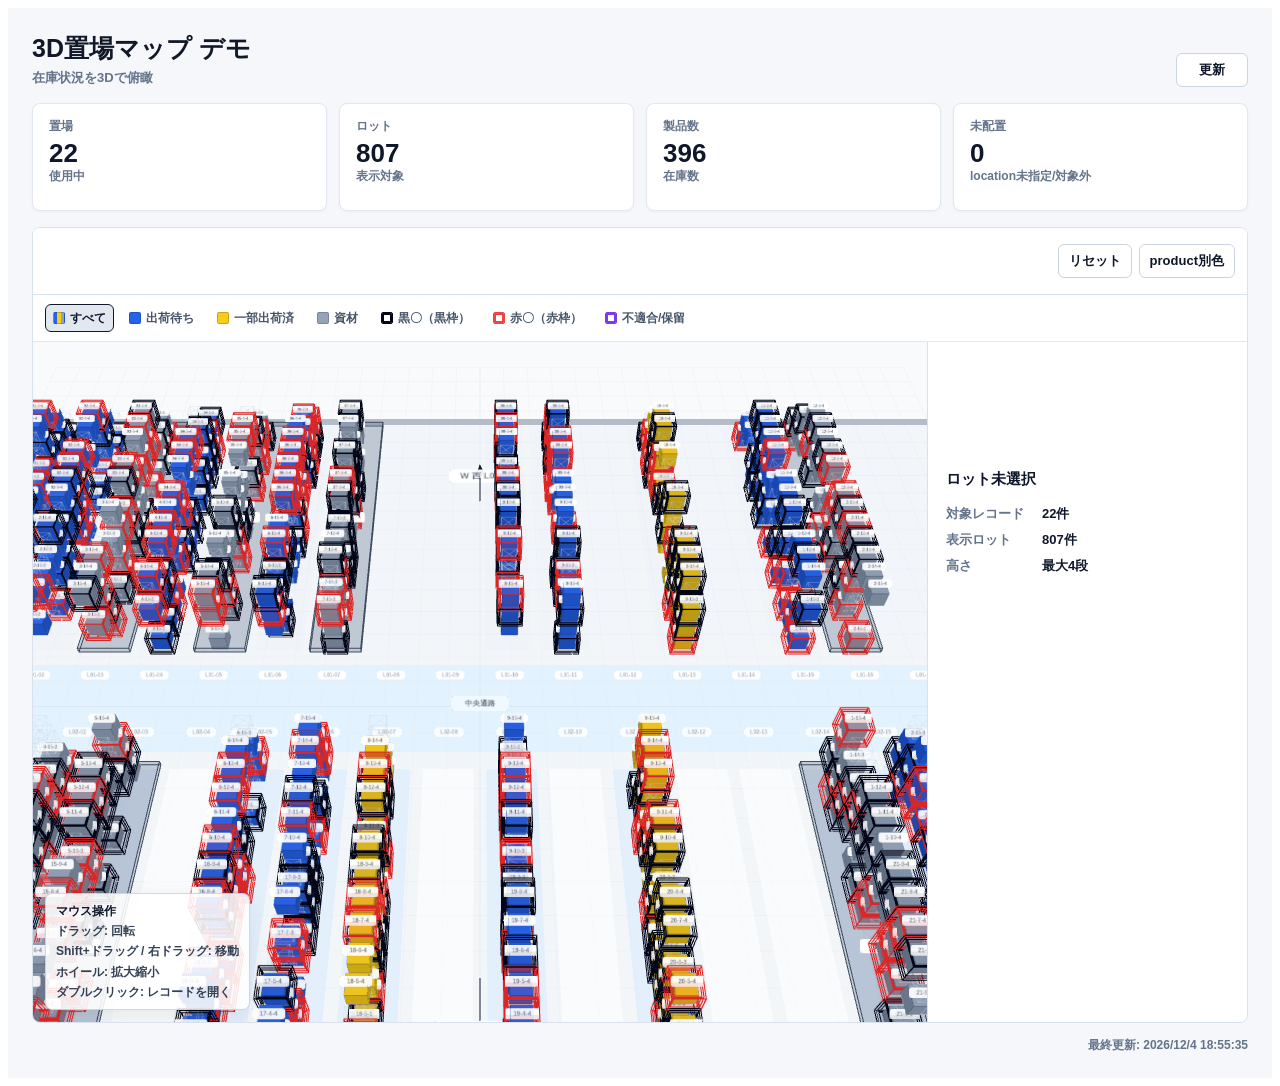
<file: demo/warehouse-3d/index.html>
<!doctype html>
<html lang="ja">
<head>
  <meta charset="utf-8">
  <meta name="viewport" content="width=device-width, initial-scale=1">
  <title>3D置場マップ デモ</title>
  <link rel="stylesheet" href="inventory_3d_warehouse.css">
</head>
<body>
  <div id="inventory-dashboard-3d"></div>
  <script src="three.min.js"></script>
  <script src="inventory_3d_warehouse.js"></script>
</body>
</html>
</file>
<file: demo/warehouse-3d/inventory_3d_warehouse.css>
#inventory-dashboard-3d {
  color: #172033;
  font-family: -apple-system, BlinkMacSystemFont, "Segoe UI", "Noto Sans JP", sans-serif;
}

.inv3d-page {
  box-sizing: border-box;
  width: 100%;
  min-height: 100vh;
  padding: 24px;
  background: #f5f7fa;
}

.inv3d-header {
  display: flex;
  align-items: flex-end;
  justify-content: space-between;
  gap: 16px;
  max-width: 1480px;
  margin: 0 auto 16px;
}

.inv3d-header h1 {
  margin: 0;
  color: #111827;
  font-size: 25px;
  font-weight: 800;
  letter-spacing: 0;
}

.inv3d-header p {
  margin: 4px 0 0;
  color: #64748b;
  font-size: 13px;
  font-weight: 700;
}

.inv3d-refresh,
.inv3d-toolbar button,
.inv3d-open {
  min-height: 34px;
  border: 1px solid #cbd5e1;
  border-radius: 6px;
  background: #ffffff;
  color: #0f172a;
  cursor: pointer;
  font-size: 13px;
  font-weight: 800;
}

.inv3d-refresh {
  min-width: 72px;
}

.inv3d-refresh:hover,
.inv3d-toolbar button:hover,
.inv3d-toolbar button:focus {
  border-color: #2563eb;
  color: #1d4ed8;
  outline: none;
}

.inv3d-summary {
  display: grid;
  grid-template-columns: repeat(4, minmax(0, 1fr));
  gap: 12px;
  max-width: 1480px;
  margin: 0 auto 16px;
}

.inv3d-summary div {
  min-height: 78px;
  border: 1px solid #e2e8f0;
  border-radius: 8px;
  background: #ffffff;
  padding: 14px 16px;
  box-shadow: 0 1px 3px rgba(15, 23, 42, .04);
}

.inv3d-summary span,
.inv3d-summary em {
  display: block;
  color: #64748b;
  font-size: 12px;
  font-style: normal;
  font-weight: 800;
}

.inv3d-summary strong {
  display: block;
  margin-top: 4px;
  color: #0f172a;
  font-size: 26px;
  font-weight: 900;
  line-height: 1.1;
}

.inv3d-shell {
  max-width: 1480px;
  margin: 0 auto;
  border: 1px solid #d9e2ec;
  border-radius: 8px;
  background: #ffffff;
  overflow: hidden;
}

.inv3d-toolbar {
  display: flex;
  align-items: center;
  justify-content: flex-end;
  gap: 10px;
  min-height: 46px;
  padding: 10px 12px;
  border-bottom: 1px solid #d9e2ec;
  background: #ffffff;
}

.inv3d-actions {
  display: flex;
  flex-wrap: wrap;
  gap: 7px;
}

.inv3d-toolbar button {
  min-width: 64px;
  padding: 0 10px;
}

.inv3d-legend {
  display: flex;
  flex-wrap: wrap;
  align-items: center;
  gap: 7px;
  padding: 9px 12px;
  border-bottom: 1px solid #e2e8f0;
  background: #ffffff;
  color: #475569;
  font-size: 12px;
  font-weight: 800;
}

.inv3d-legend button {
  display: inline-flex;
  align-items: center;
  gap: 5px;
  min-height: 28px;
  border: 1px solid transparent;
  border-radius: 6px;
  background: transparent;
  padding: 0 7px;
  color: inherit;
  cursor: pointer;
  font: inherit;
  white-space: nowrap;
}

.inv3d-legend button:hover,
.inv3d-legend button:focus {
  border-color: #94a3b8;
  background: #f8fafc;
  outline: none;
}

.inv3d-legend button.is-active {
  border-color: #0f172a;
  background: #e2e8f0;
  color: #0f172a;
}

.inv3d-legend i {
  width: 10px;
  height: 10px;
  border: 1px solid rgba(15, 23, 42, .22);
  border-radius: 2px;
}

.inv3d-legend .all i {
  background: linear-gradient(90deg, #2563eb 0 33%, #facc15 33% 66%, #94a3b8 66%);
}
.inv3d-legend .wait i { background: #2563eb; }
.inv3d-legend .partial i { background: #facc15; }
.inv3d-legend .material i { background: #94a3b8; }
.inv3d-legend .black-stamp i,
.inv3d-legend .red-stamp i,
.inv3d-legend .defective i {
  background: #ffffff;
}
.inv3d-legend .black-stamp i {
  border-color: #020617;
  box-shadow: inset 0 0 0 2px #020617;
}
.inv3d-legend .red-stamp i {
  border-color: #ef4444;
  box-shadow: inset 0 0 0 2px #ef4444;
}
.inv3d-legend .defective i {
  border-color: #7c3aed;
  box-shadow: inset 0 0 0 2px #7c3aed;
}

.inv3d-layout {
  display: grid;
  grid-template-columns: minmax(0, 1fr) 320px;
  min-height: 680px;
}

.inv3d-canvas {
  position: relative;
  width: 100%;
  min-height: 680px;
  background: #f8fafc;
  overflow: hidden;
}

.inv3d-canvas canvas {
  display: block;
  width: 100%;
  height: 100%;
}

.inv3d-hovering canvas {
  cursor: pointer;
}

.inv3d-operation-guide {
  position: absolute;
  left: 12px;
  bottom: 12px;
  z-index: 2;
  display: grid;
  gap: 4px;
  max-width: 280px;
  border: 1px solid rgba(148, 163, 184, .42);
  border-radius: 7px;
  background: rgba(255, 255, 255, .88);
  padding: 9px 10px;
  color: #334155;
  font-size: 12px;
  font-weight: 800;
  pointer-events: none;
  box-shadow: 0 8px 24px rgba(15, 23, 42, .08);
  line-height: 1.35;
}

.inv3d-operation-guide strong {
  color: #0f172a;
  font-size: 12px;
  font-weight: 900;
}

/* 製品別色トグルボタン */
.inv3d-colortoggle {
  background: #f1f5f9;
  border-color: #94a3b8;
}

.inv3d-colortoggle.is-active {
  background: #0f172a;
  border-color: #0f172a;
  color: #ffffff;
}

.inv3d-colortoggle:hover,
.inv3d-colortoggle:focus {
  border-color: #2563eb;
  color: #1d4ed8;
  outline: none;
}

.inv3d-colortoggle.is-active:hover,
.inv3d-colortoggle.is-active:focus {
  background: #1e293b;
  border-color: #1e293b;
  color: #ffffff;
}

/* 製品別色 凡例バー */
.inv3d-product-legend {
  display: flex;
  flex-wrap: wrap;
  align-items: center;
  gap: 6px 12px;
  padding: 8px 12px;
  border-bottom: 1px solid #e2e8f0;
  background: #f8fafc;
  color: #475569;
  font-size: 12px;
  font-weight: 800;
}

.inv3d-product-legend > span:first-child {
  color: #0f172a;
  font-weight: 900;
  white-space: nowrap;
}

.inv3d-prod-item {
  display: inline-flex;
  align-items: center;
  gap: 4px;
  white-space: nowrap;
}

.inv3d-prod-item i {
  display: inline-block;
  width: 10px;
  height: 10px;
  border-radius: 2px;
  border: 1px solid rgba(15, 23, 42, .18);
  flex-shrink: 0;
}

.inv3d-detail {
  min-width: 0;
  padding: 18px;
  border-left: 1px solid #d9e2ec;
  background: #ffffff;
}

.inv3d-detail h2 {
  margin: 2px 0 8px;
  color: #0f172a;
  font-family: "SF Mono", "Consolas", monospace;
  font-size: 24px;
  font-weight: 900;
  letter-spacing: 0;
  overflow-wrap: anywhere;
}

.inv3d-detail-kicker {
  color: #64748b;
  font-size: 12px;
  font-weight: 900;
}

.inv3d-status {
  display: inline-flex;
  align-items: center;
  min-height: 24px;
  padding: 0 8px;
  border-radius: 999px;
  color: #ffffff;
  font-size: 12px;
  font-weight: 900;
}

.inv3d-status.wait { background: #2563eb; }
.inv3d-status.partial { background: #ca8a04; }
.inv3d-status.material { background: #64748b; }
.inv3d-status.stamp { background: #dc2626; }

.inv3d-detail dl,
.inv3d-detail-empty dl {
  display: grid;
  grid-template-columns: 86px 1fr;
  row-gap: 8px;
  column-gap: 10px;
  margin: 16px 0;
  font-size: 13px;
}

.inv3d-detail dl div,
.inv3d-detail-empty dl div {
  display: contents;
}

.inv3d-detail dt,
.inv3d-detail-empty dt {
  color: #64748b;
  font-weight: 900;
}

.inv3d-detail dd,
.inv3d-detail-empty dd {
  margin: 0;
  min-width: 0;
  color: #0f172a;
  font-weight: 800;
  overflow-wrap: anywhere;
}

.inv3d-open {
  width: 100%;
  border-color: #0f766e;
  background: #0f766e;
  color: #ffffff;
}

.inv3d-open:hover,
.inv3d-open:focus {
  background: #115e59;
  color: #ffffff;
  outline: none;
}

.inv3d-detail-empty {
  padding-top: 110px;
  color: #475569;
}

.inv3d-detail-empty strong {
  color: #0f172a;
  font-size: 15px;
  font-weight: 900;
}

.inv3d-detail-foot {
  margin-top: 14px;
  color: #64748b;
  font-size: 12px;
  font-weight: 700;
}

.inv3d-other {
  max-width: 1480px;
  margin: 16px auto 0;
  border: 1px solid #e2e8f0;
  border-radius: 8px;
  background: #ffffff;
  padding: 14px 16px;
}

.inv3d-other h2 {
  margin: 0 0 10px;
  color: #334155;
  font-size: 14px;
  font-weight: 900;
}

.inv3d-other div,
.inv3d-static div {
  display: grid;
  grid-template-columns: 110px 1fr 90px;
  gap: 10px;
  min-height: 36px;
  align-items: center;
  border-top: 1px solid #edf2f7;
  color: #334155;
  font-size: 12px;
  font-weight: 800;
}

.inv3d-other div:first-of-type,
.inv3d-static div:first-of-type {
  border-top: none;
}

.inv3d-other em,
.inv3d-static em {
  color: #0f766e;
  font-style: normal;
  text-align: right;
}

.inv3d-static {
  padding: 16px;
}

.inv3d-loading,
.inv3d-error {
  min-height: 280px;
  display: flex;
  align-items: center;
  justify-content: center;
  color: #475569;
  font-size: 14px;
  font-weight: 800;
}

.inv3d-error {
  color: #991b1b;
  background: #fff1f2;
}

.inv3d-footer {
  max-width: 1480px;
  margin: 14px auto 0;
  color: #64748b;
  font-size: 12px;
  font-weight: 700;
  text-align: right;
}

@media (max-width: 980px) {
  .inv3d-page {
    padding: 16px;
  }

  .inv3d-header {
    align-items: flex-start;
    flex-direction: column;
  }

  .inv3d-summary {
    grid-template-columns: repeat(2, minmax(0, 1fr));
  }

  .inv3d-layout {
    grid-template-columns: 1fr;
    min-height: 0;
  }

  .inv3d-canvas {
    min-height: 540px;
  }

  .inv3d-detail {
    border-left: none;
    border-top: 1px solid #d9e2ec;
  }

  .inv3d-detail-empty {
    padding-top: 10px;
  }
}

@media (max-width: 560px) {
  .inv3d-header h1 {
    font-size: 20px;
  }

  .inv3d-summary {
    grid-template-columns: 1fr;
  }

  .inv3d-toolbar {
    align-items: center;
    flex-direction: row;
  }

  .inv3d-canvas {
    min-height: 460px;
  }

  .inv3d-operation-guide {
    right: 8px;
    bottom: 8px;
    left: 8px;
    max-width: none;
    font-size: 11px;
  }
}
</file>
